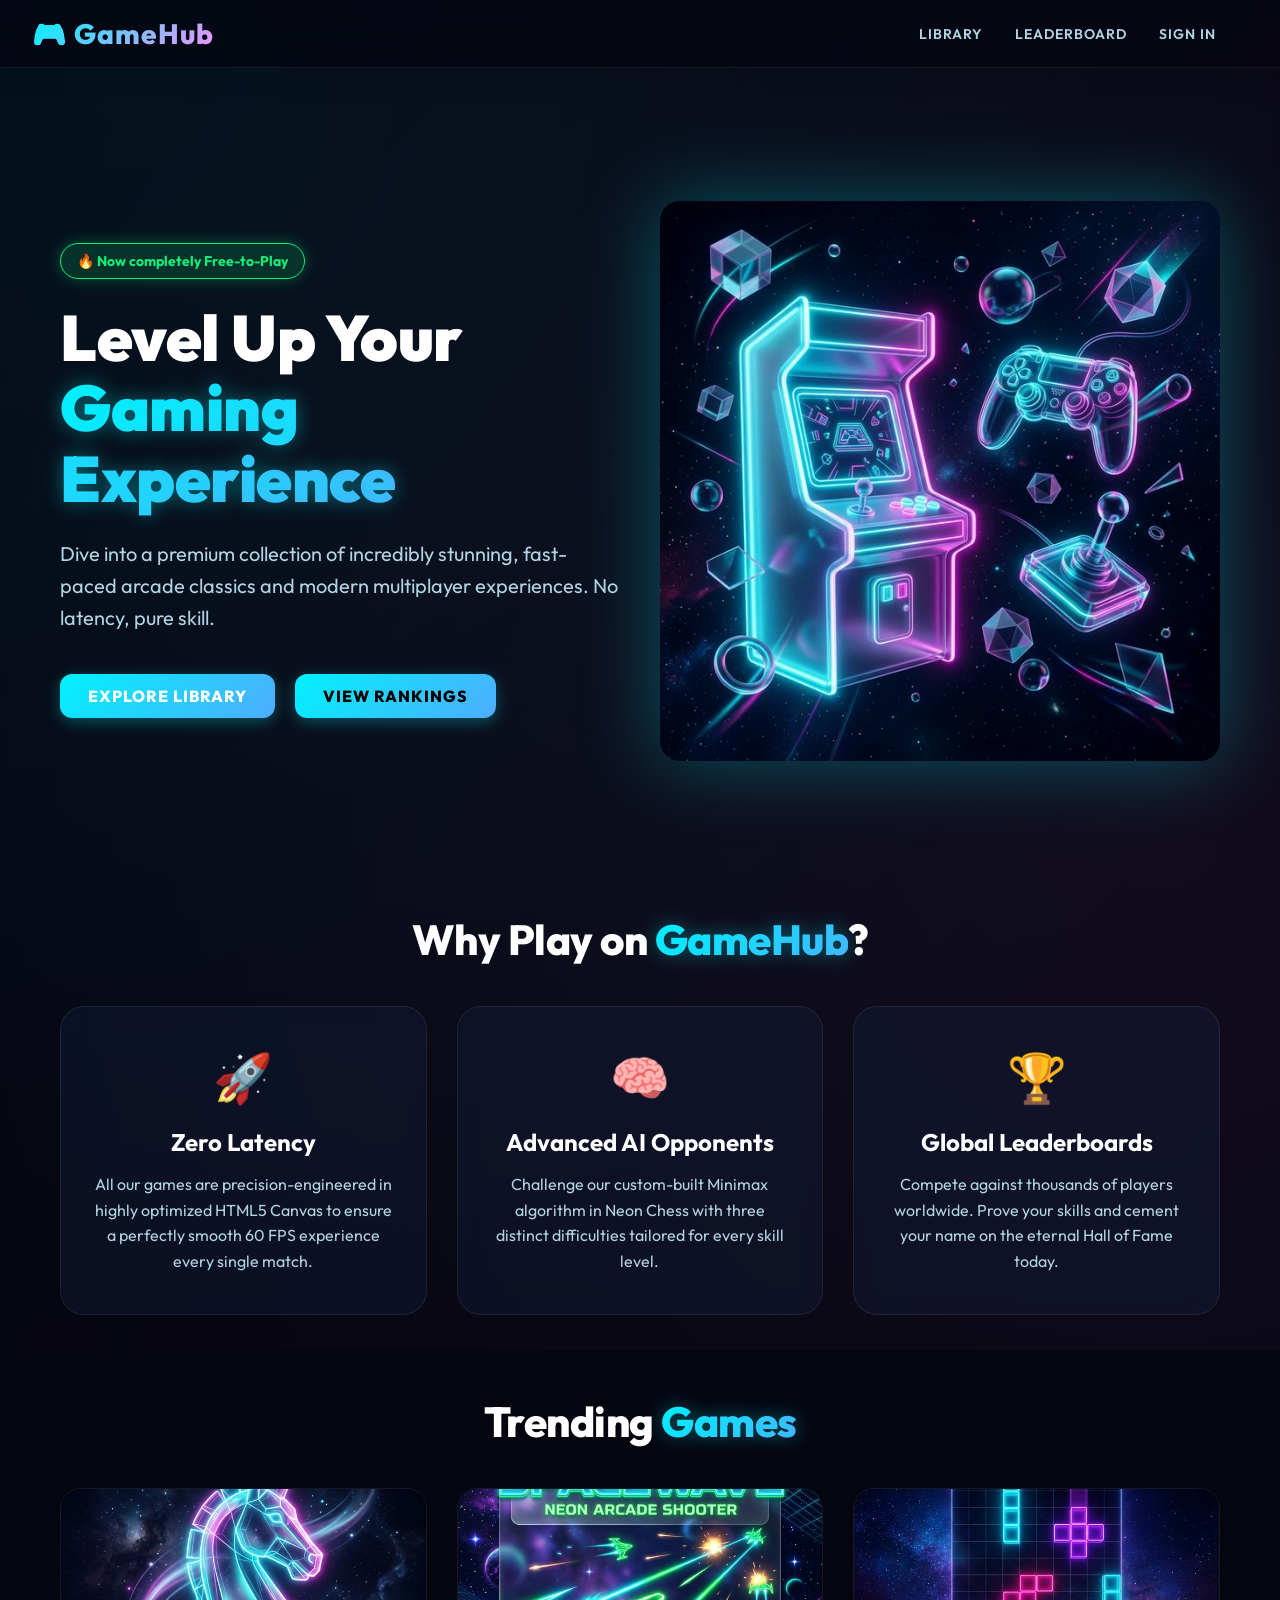
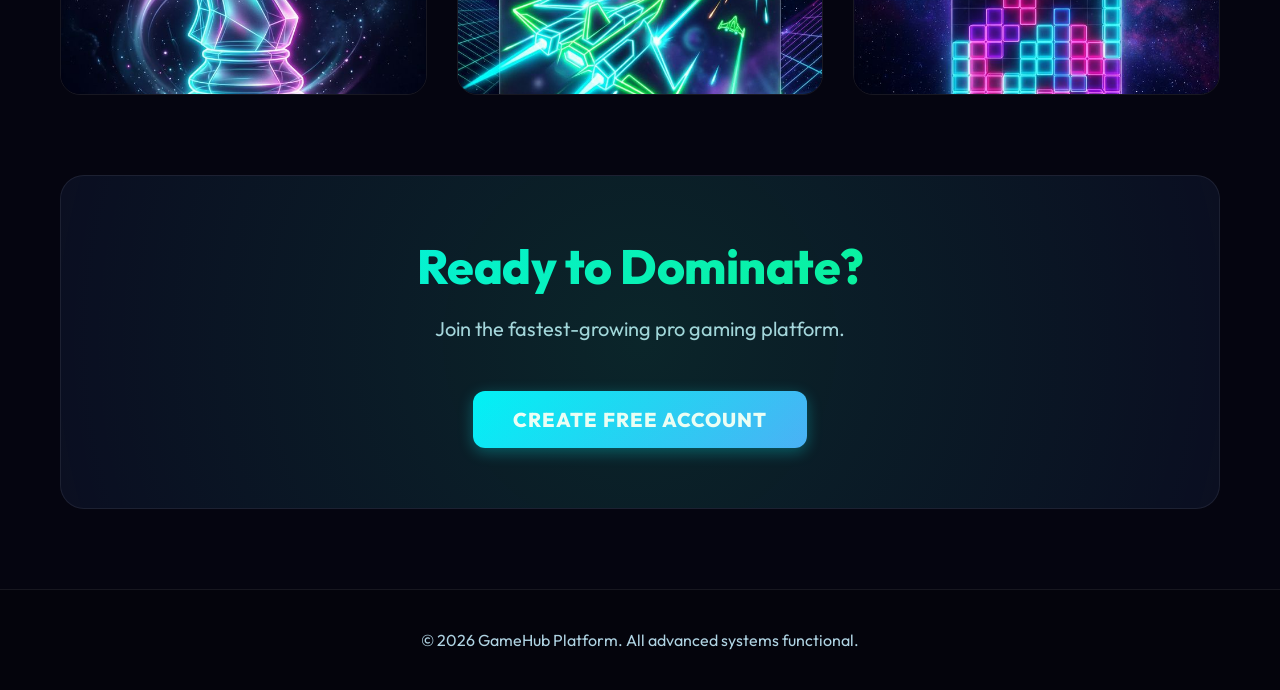
<file: index.html>
<!DOCTYPE html>
<html lang="en">
<head>
    <meta charset="utf-8">
    <meta name="viewport" content="width=device-width,initial-scale=1">
    <title>GameHub — The Ultimate Pro Gaming Platform</title>
    
    <!-- SEO Meta Tags -->
    <meta name="description" content="Experience premium arcade gaming on GameHub. Play classic games like Snake, Tetris, Flappy, and modern hits like Neon Chess and Spacewave directly in your browser.">
    <meta name="keywords" content="gaming, arcade, neon chess, html5 games, spacewave, tetris, snake, free games, online arcade">
    <meta name="author" content="GameHub">
    
    <!-- Open Graph / Social Media -->
    <meta property="og:title" content="GameHub — Pro Gaming Platform">
    <meta property="og:description" content="Experience premium arcade gaming on GameHub. Play completely free, ad-free.">
    <meta property="og:image" content="images/hero.png">
    <meta property="og:type" content="website">
    
    <link rel="stylesheet" href="css/index.css">
    <link rel="stylesheet" href="css/global.css">
</head>
<body>
    <header>
        <a class="logo" href="index.html">🎮 GameHub</a>
        <nav>
            <a href="html/library.html">Library</a>
            <a href="html/leaderboard.html">Leaderboard</a>
            <a href="html/login.html" id="navLogin">Sign In</a>
            <div id="userSection"></div>
        </nav>
    </header>

    <main>
        <!-- Hero Section -->
        <section class="hero">
            <div class="hero-content fade-in-up">
                <span class="badge">🔥 Now completely Free-to-Play</span>
                <h1 class="hero-title">Level Up Your <br><span class="glowing-text">Gaming Experience</span></h1>
                <p class="hero-subtitle">Dive into a premium collection of incredibly stunning, fast-paced arcade classics and modern multiplayer experiences. No latency, pure skill.</p>
                <div class="cta-section">
                    <a href="html/library.html" class="btn primary-btn">Explore Library</a>
                    <a href="html/leaderboard.html" class="btn secondary-btn">View Rankings</a>
                </div>
            </div>
            <div class="hero-graphic fade-in-up" style="animation-delay: 0.2s;">
                <img src="images/hero.png" alt="Pro Gaming Arcade System Floating in Dark Space">
            </div>
        </section>

        <!-- Features Section -->
        <section class="features">
            <h2 class="section-title fade-in-up">Why Play on <span class="glowing-text">GameHub</span>?</h2>
            <div class="features-grid">
                <div class="feature-card fade-in-up" style="animation-delay: 0.1s;">
                    <div class="feature-icon">🚀</div>
                    <h3>Zero Latency</h3>
                    <p>All our games are precision-engineered in highly optimized HTML5 Canvas to ensure a perfectly smooth 60 FPS experience every single match.</p>
                </div>
                <div class="feature-card fade-in-up" style="animation-delay: 0.2s;">
                    <div class="feature-icon">🧠</div>
                    <h3>Advanced AI Opponents</h3>
                    <p>Challenge our custom-built Minimax algorithm in Neon Chess with three distinct difficulties tailored for every skill level.</p>
                </div>
                <div class="feature-card fade-in-up" style="animation-delay: 0.3s;">
                    <div class="feature-icon">🏆</div>
                    <h3>Global Leaderboards</h3>
                    <p>Compete against thousands of players worldwide. Prove your skills and cement your name on the eternal Hall of Fame today.</p>
                </div>
            </div>
        </section>

        <!-- Showcase Section -->
        <section class="showcase">
            <h2 class="section-title fade-in-up">Trending <span class="glowing-text">Games</span></h2>
            <div class="showcase-grid">
                <a href="html/chess.html" class="showcase-card fade-in-up" style="animation-delay: 0.1s;">
                    <img src="images/chess.png" alt="Neon Chess Gameplay Graphic">
                    <div class="showcase-overlay">
                        <h3>Neon Chess</h3>
                        <span>Play Now ➔</span>
                    </div>
                </a>
                <a href="html/spacewave.html" class="showcase-card fade-in-up" style="animation-delay: 0.2s;">
                    <img src="images/spacewave.png" alt="Spacewave Retro Space Shooter Graphic">
                    <div class="showcase-overlay">
                        <h3>Spacewave</h3>
                        <span>Play Now ➔</span>
                    </div>
                </a>
                <a href="html/tetris.html" class="showcase-card fade-in-up" style="animation-delay: 0.3s;">
                    <img src="images/tetris.png" alt="Neon Tetris Grid Cover Graphic">
                    <div class="showcase-overlay">
                        <h3>Neon Tetris</h3>
                        <span>Play Now ➔</span>
                    </div>
                </a>
            </div>
        </section>

        <!-- Final CTA -->
        <section class="cta-banner fade-in-up">
            <h2>Ready to Dominate?</h2>
            <p>Join the fastest-growing pro gaming platform.</p>
            <a href="html/register.html" class="btn primary-btn large-btn">Create Free Account</a>
        </section>
    </main>

    <footer>
        <div class="footer-content">
            <p>&copy; 2026 GameHub Platform. All advanced systems functional.</p>
        </div>
    </footer>

    <script>
        document.addEventListener('DOMContentLoaded', () => {
            const currentUser = JSON.parse(localStorage.getItem('currentUser') || 'null');
            if (currentUser) {
                const navLogin = document.getElementById('navLogin');
                if (navLogin) navLogin.style.display = 'none';
                const us = document.getElementById('userSection');
                if (us) {
                    us.innerHTML = `<span>Welcome, <b style="color:var(--neon-cyan)">${currentUser.username}</b></span> 
                                    <button class="btn" style="padding:6px 12px; font-size:12px; margin-left:14px; background:rgba(255,107,107,0.1); border-color:#ff6b6b; color:#ff6b6b;" onclick="logout()">Log Out</button>`;
                }
            }
        });
        function logout(){ localStorage.removeItem('currentUser'); window.location.reload(); }
    </script>
    <script src="js/global.js"></script>
</body>
</html>
</file>
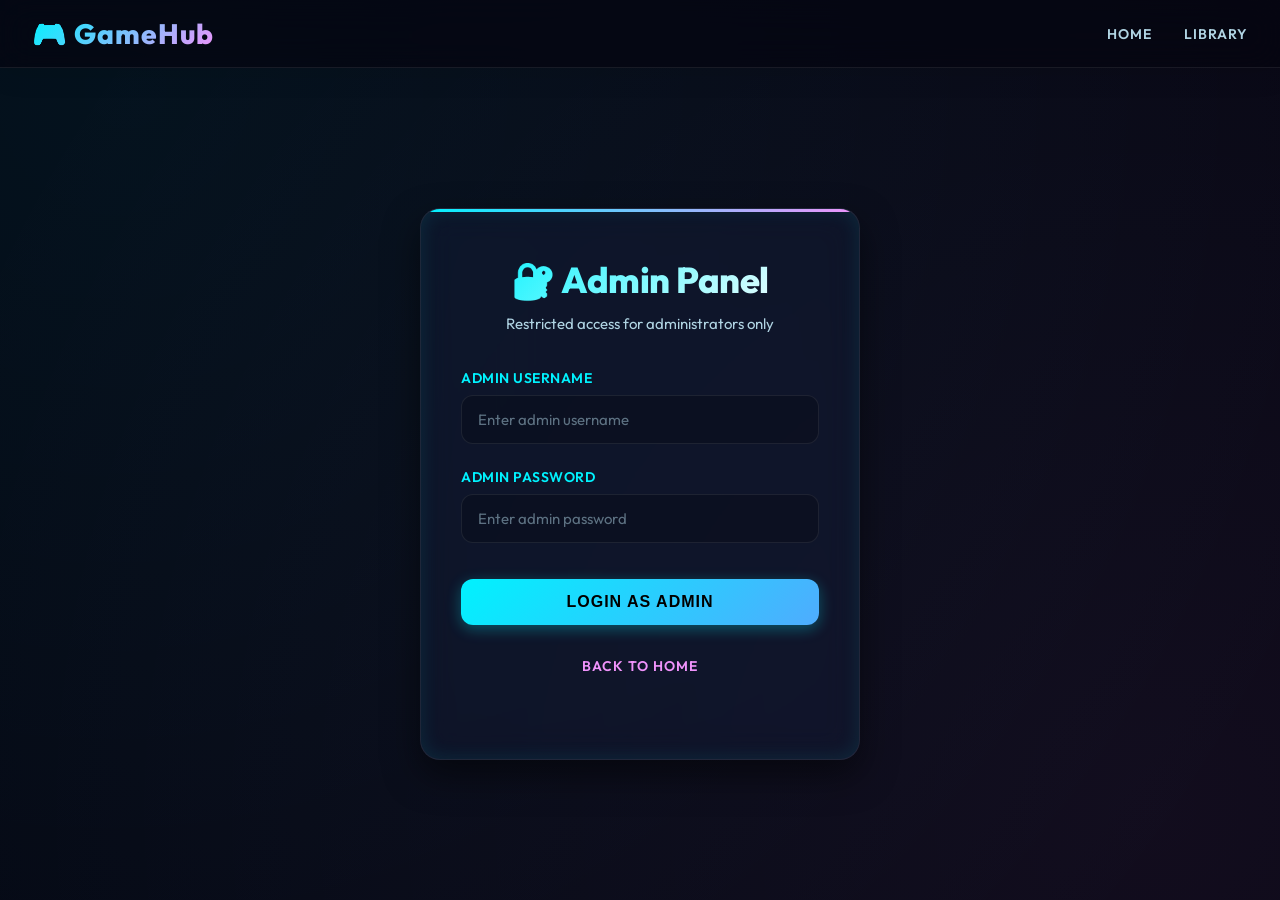
<file: html/admin-login.html>
<!DOCTYPE html>
<html lang="en">
<head>
    <meta charset="utf-8">
    <meta name="viewport" content="width=device-width,initial-scale=1">
    <title>Admin Login — GameHub</title>
    <link rel="stylesheet" href="../css/auth.css">
    <link rel="stylesheet" href="../css/global.css">
</head>
<body>
    <header>
        <a class="logo" href="../index.html">🎮 GameHub</a>
        <nav>
            <a href="../index.html">Home</a>
            <a href="library.html">Library</a>
        </nav>
    </header>

    <div class="auth-container">
        <div class="auth-box">
            <h1>🔐 Admin Panel</h1>
            <p>Restricted access for administrators only</p>
            <form id="adminLoginForm">
                <div class="form-group">
                    <label for="username">Admin Username</label>
                    <input type="text" id="username" placeholder="Enter admin username" required>
                </div>
                <div class="form-group">
                    <label for="password">Admin Password</label>
                    <input type="password" id="password" placeholder="Enter admin password" required>
                </div>
                <button type="submit" class="btn">Login as Admin</button>
            </form>
            <p class="auth-link"><a href="../index.html">Back to Home</a></p>
        </div>
    </div>

    <script>
        document.getElementById('adminLoginForm').addEventListener('submit', (e)=>{
            e.preventDefault();
            const username = document.getElementById('username').value.trim();
            const password = document.getElementById('password').value;
            
            // Check hardcoded admin credentials (you can change these)
            if(username === 'admin' && password === 'admin123'){
                localStorage.setItem('currentUser', JSON.stringify({
                    username: 'admin',
                    email: 'admin@gamehub.local',
                    isAdmin: true
                }));
                alert('Welcome, Admin!');
                window.location.href = 'leaderboard.html';
            }else{
                alert('Invalid admin credentials');
            }
        });
    </script>
    <script src="../js/global.js"></script>
</body>
</html>
</file>
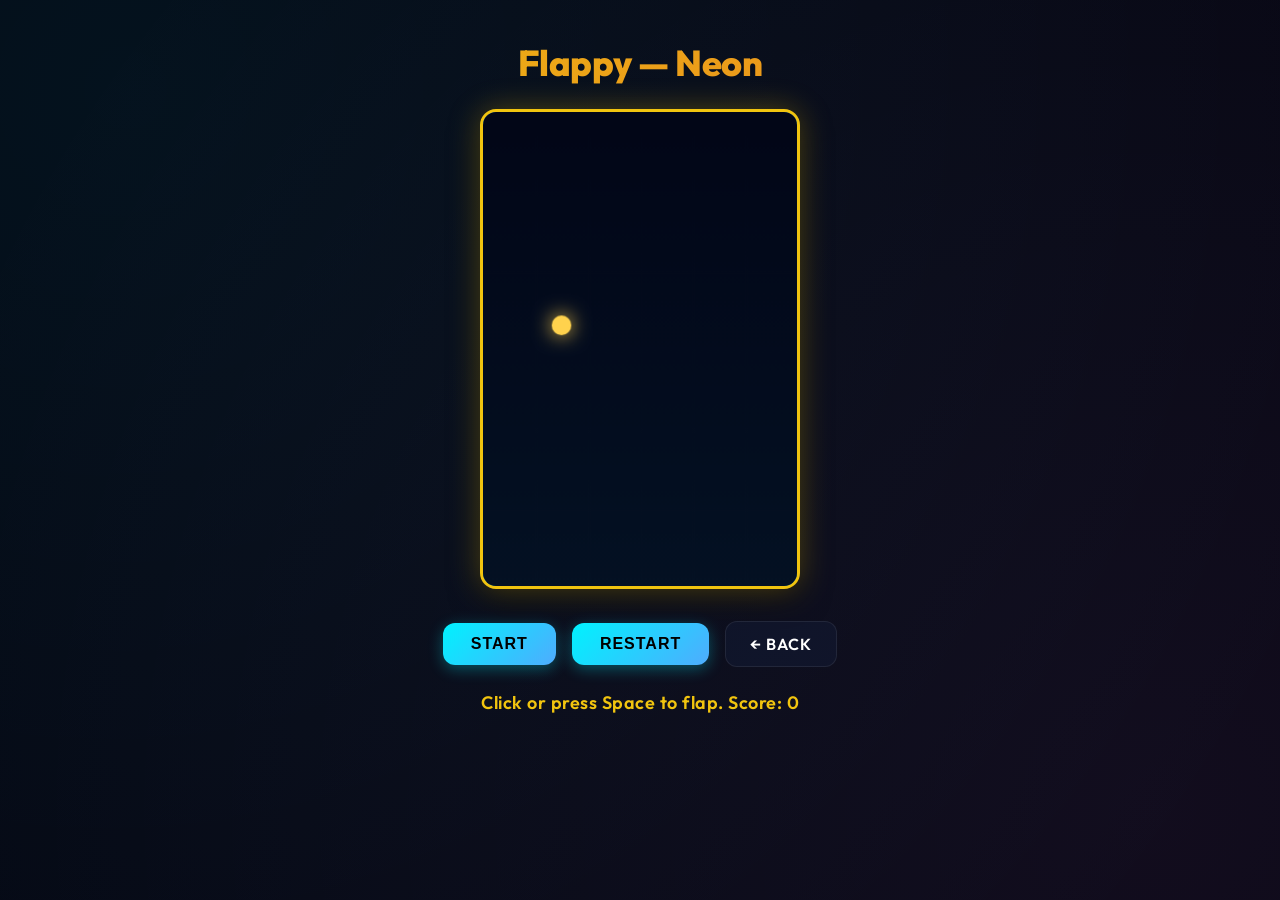
<file: html/flappy.html>
<!DOCTYPE html>
<html lang="en">
<head>
  <meta charset="utf-8">
  <meta name="viewport" content="width=device-width,initial-scale=1">
  <title>Flappy Bird — GameHub</title>
  <link rel="stylesheet" href="../css/flappy.css">
    <link rel="stylesheet" href="../css/global.css">
</head>
<body>
  <h1>Flappy — Neon</h1>
  <canvas id="game" width="320" height="480"></canvas>
  <div class="controls">
    <button id="start" class="btn">Start</button>
    <button id="restart" class="btn">Restart</button>
    <a class="home" href="../index.html">← Back</a>
  </div>
  <div class="info">Click or press Space to flap. Score: <span id="score">0</span></div>

<script>
// Neon 2D Flappy
const canvas = document.getElementById('game'); const ctx = canvas.getContext('2d');
const W = canvas.width, H = canvas.height;
let bird = {x:W*0.25, y:H*0.45, r:10, vy:0}; const gravity = 0.18; const jump = -3.5; let alive=false; let score=0; document.getElementById('score').textContent=0;
const pipes = []; let frame=0; const pipeGap = 120; const pipeW = 48; const speed = 1.2;

function spawnPipe(){ const gapCenter = 80 + Math.random()*(H - 240); pipes.push({x: W + 20, top: gapCenter - pipeGap/2, passed:false}); }

let isGameOverState = false;
function reset(){ isGameOverState = false; pipes.length = 0; bird.y = H*0.45; bird.vy = 0; score = 0; frame = 0; alive = false; document.getElementById('score').textContent = score; draw(); }

function step(){ if(!alive) return; frame++; bird.vy += gravity; bird.y += bird.vy; if(frame % 110 === 0) spawnPipe();
  for(const p of pipes){ p.x -= speed; }
  // remove off-screen
  while(pipes.length && pipes[0].x + pipeW < -50){ pipes.shift(); }
  // collisions & score
  for(const p of pipes){ if(!p.passed && p.x + pipeW < bird.x){ p.passed = true; score += 10; document.getElementById('score').textContent = score; gameAudio.scoreCoin(); }
    // top pipe rect: (p.x, 0) to (p.x+pipeW, p.top)
    // bottom pipe rect: (p.x, p.top+pipeGap) to (p.x+pipeW, H)
    if(bird.x + bird.r > p.x && bird.x - bird.r < p.x + pipeW){ if(bird.y - bird.r < p.top || bird.y + bird.r > p.top + pipeGap){ die(); return; } }
  }
  if(bird.y + bird.r > H || bird.y - bird.r < 0){ die(); return; }
}

function draw(){ // background
  const g = ctx.createLinearGradient(0,0,0,H); g.addColorStop(0,'#020617'); g.addColorStop(1,'#041123'); ctx.fillStyle = g; ctx.fillRect(0,0,W,H);
  // pipes neon
  for(const p of pipes){ ctx.save(); ctx.fillStyle = '#0ef07a'; ctx.shadowBlur = 20; ctx.shadowColor = '#0ef07a'; ctx.fillRect(p.x, 0, pipeW, p.top); ctx.fillRect(p.x, p.top + pipeGap, pipeW, H - (p.top + pipeGap)); ctx.restore(); }
  // bird
  ctx.save(); ctx.fillStyle = '#ffd24d'; ctx.shadowBlur = 20; ctx.shadowColor = '#ffd24d'; ctx.beginPath(); ctx.arc(bird.x, bird.y, bird.r, 0, Math.PI*2); ctx.fill(); ctx.restore();
}

function drawLoop(){ draw(); }

function start(){ if(alive) return; alive = true; loop(); }
function loop(){ if(alive){ step(); draw(); requestAnimationFrame(loop); } }
function die(){ 
  alive=false; 
  gameAudio.gameOver();
  setTimeout(() => {
    if(score > 0) {
      const currentUser = JSON.parse(localStorage.getItem('currentUser') || 'null'); 
      const name = currentUser ? currentUser.username : 'Guest'; 
      try{ const raw = localStorage.getItem('leaderboard')||'[]'; const arr = JSON.parse(raw); arr.push({ name, game: 'Neon Flappy', score, date: new Date().toISOString() }); localStorage.setItem('leaderboard', JSON.stringify(arr)); }catch(e){console.error(e);} 
    }
    showPlayAgain(); 
  }, 50);
}

function showPlayAgain() {
  isGameOverState = true;
  ctx.fillStyle = 'rgba(0,0,0,0.7)';
  ctx.fillRect(0,0,W,H);
  ctx.fillStyle = '#ffd24d';
  ctx.font = 'bold 30px Outfit, sans-serif';
  ctx.textAlign = 'center';
  ctx.shadowBlur = 10;
  ctx.shadowColor = '#ffd24d';
  ctx.fillText('GAME OVER', W/2, H/2 - 10);
  ctx.fillStyle = '#0ef07a';
  ctx.font = '20px Outfit, sans-serif';
  ctx.shadowBlur = 0;
  ctx.fillText('Press SPACE to Play Again', W/2, H/2 + 25);
}

function flap(){ bird.vy = jump; gameAudio.jump(); }

window.addEventListener('keydown', e=>{ 
  if(e.code === 'Space' || e.code === 'KeyW' || e.key === 'ArrowUp'){ 
    e.preventDefault(); 
    if(isGameOverState){ reset(); start(); return; }
    if(!alive && !isGameOverState) start(); 
    flap(); 
  } 
});
canvas.addEventListener('click', (e)=>{ 
  e.preventDefault();
  if(isGameOverState){ reset(); start(); return; }
  if(!alive && !isGameOverState) start(); 
  flap(); 
});
canvas.addEventListener('touchstart', (e)=>{ 
  e.preventDefault();
  if(isGameOverState){ reset(); start(); return; }
  if(!alive && !isGameOverState) start(); 
  flap(); 
}, {passive: false});
document.getElementById('start').addEventListener('click', ()=>start());
document.getElementById('restart').addEventListener('click', ()=>{ reset(); start(); });
reset();
</script>
    <script src="../js/audio.js"></script>
    <script src="../js/global.js"></script>
</body>
</html>
</file>
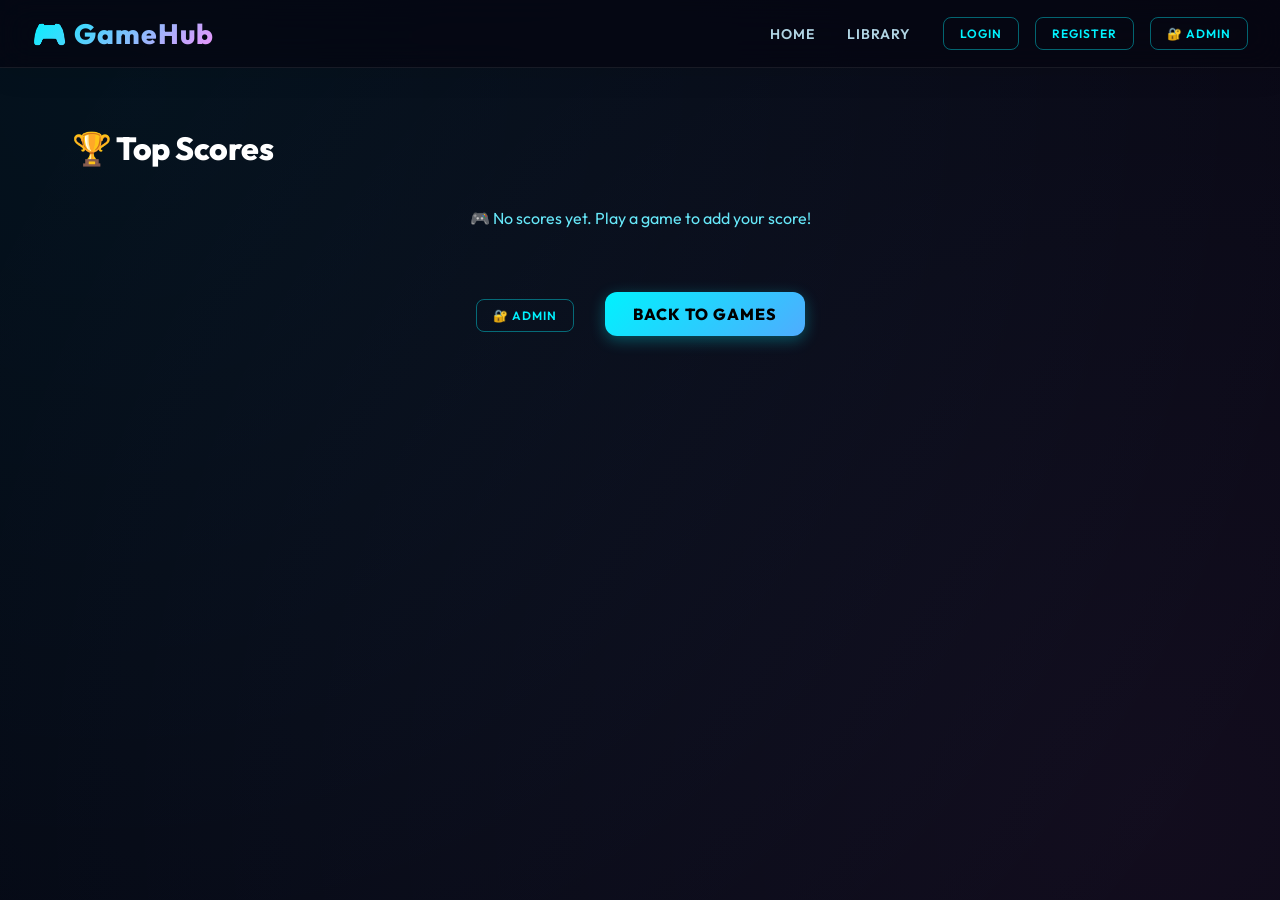
<file: html/leaderboard.html>
<!DOCTYPE html>
<html lang="en">
<head>
  <meta charset="utf-8">
  <meta name="viewport" content="width=device-width,initial-scale=1">
  <title>Leaderboard — GameHub</title>
  <link rel="stylesheet" href="../css/leaderboard.css">
  <script>
    window.addEventListener('DOMContentLoaded', ()=>{
      const currentUser = JSON.parse(localStorage.getItem('currentUser') || 'null');
      const userSection = document.getElementById('userSection');
      if(currentUser){
        const adminBadge = currentUser.isAdmin ? ' 🔐 (Admin)' : '';
        userSection.innerHTML = `<span>Welcome, <strong>${currentUser.username}</strong>${adminBadge}!</span> <button id="logoutBtn" class="btn-logout">Logout</button>`;
        document.getElementById('logoutBtn').addEventListener('click', ()=>{
          localStorage.removeItem('currentUser');
          alert('Logged out!');
          window.location.reload();
        });
      }else{
        userSection.innerHTML = '<a href="login.html" class="auth-link">Login</a> <a href="register.html" class="auth-link">Register</a> <a href="admin-login.html" class="auth-link">🔐 Admin</a>';
      }
    });
  </script>
    <link rel="stylesheet" href="../css/global.css">
</head>
<body>
  <header>
    <a class="logo" href="../index.html">🎮 GameHub</a>
    <nav>
      <a href="../index.html">Home</a>
      <a href="library.html">Library</a>
      <div id="userSection"></div>
    </nav>
  </header>

  <div class="container">
    <h1>🏆 Top Scores</h1>
    <div id="board"></div>
    <div style="margin-top:24px;text-align:center;">
      <div id="adminSection"></div>
      <a class="btn" href="library.html" style="margin-left:12px;">Back to Games</a>
    </div>
  </div>

  <script>
    function loadBoard(){
      const raw = localStorage.getItem('leaderboard') || '[]';
      let list = JSON.parse(raw);
      // sort desc
      list.sort((a,b)=> b.score - a.score);
      const container = document.getElementById('board');
      if(list.length===0){ container.innerHTML = '<p style="text-align:center;padding:40px;color:#67e8f9;">🎮 No scores yet. Play a game to add your score!</p>'; return; }
      let html = '<table class="board"><thead><tr><th>Rank</th><th>Player</th><th>Game</th><th>Points / Outcome</th><th>Date</th></tr></thead><tbody>';
      for(let i=0;i<list.length;i++){
        const r = list[i]; 
        let displayVal = '';
        if (r.game === 'Neon Chess' || r.game === 'Chess') {
            displayVal = r.outcome || (r.score > 0 ? 'Win' : 'Loss');
        } else {
            let rawScore = r.score || 0;
            displayVal = rawScore + ' pts';
        }
        
        html += `<tr><td class="rank">#${i+1}</td><td>${r.name}</td><td class="game">${r.game}</td><td class="score" style="color:var(--neon-green);">${displayVal}</td><td>${new Date(r.date).toLocaleString()}</td></tr>`;
      }
      html += '</tbody></table>';
      container.innerHTML = html;
    }

    window.addEventListener('DOMContentLoaded', ()=>{
      const currentUser = JSON.parse(localStorage.getItem('currentUser') || 'null');
      const adminSection = document.getElementById('adminSection');
      
      if(currentUser && currentUser.isAdmin){
        // Show admin clear button (re-check admin status on click)
        adminSection.innerHTML = '<button id="clear" class="btn">🔒 Clear All Scores (Admin)</button>';
        document.getElementById('clear').addEventListener('click', ()=>{
          const freshUser = JSON.parse(localStorage.getItem('currentUser') || 'null');
          if(!freshUser || !freshUser.isAdmin){ alert('Unauthorized — admin only'); return; }
          if(!confirm('⚠️ Are you sure? This will delete ALL leaderboard scores!')) return;
          localStorage.removeItem('leaderboard');
          alert('✓ Leaderboard cleared');
          loadBoard();
        });
      }else{
        // Show admin login link
        adminSection.innerHTML = '<a href="admin-login.html" class="auth-link">🔐 Admin</a>';
      }
    });

    loadBoard();
  </script>
    <script src="../js/global.js"></script>
</body>
</html>
</file>
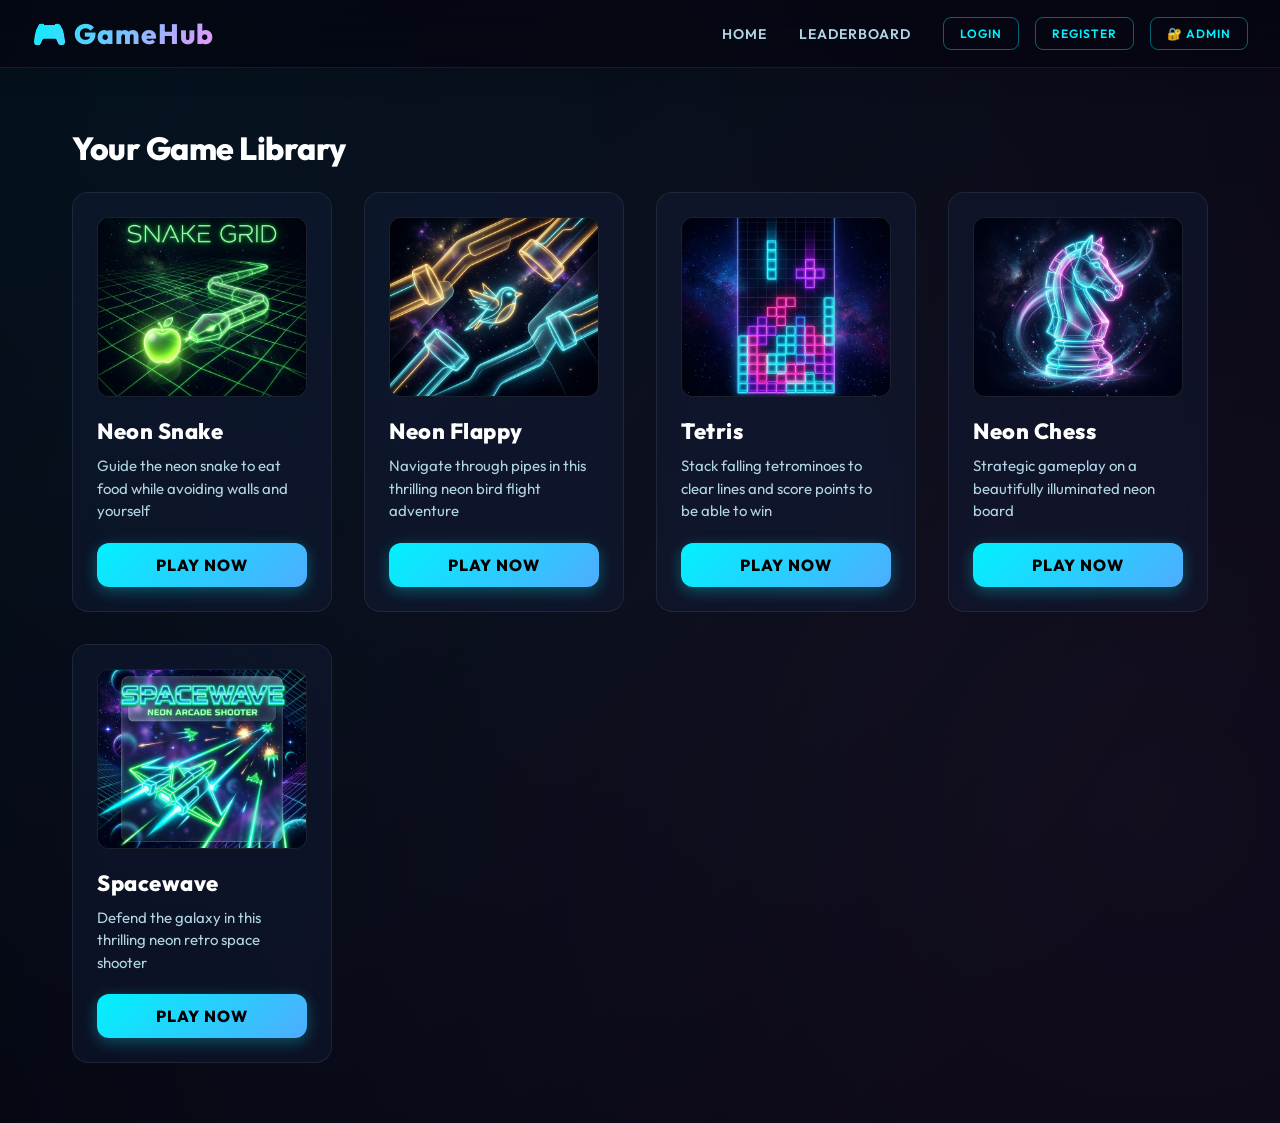
<file: html/library.html>
<!DOCTYPE html>
<html lang="en">
<head>
    <meta charset="utf-8">
    <meta name="viewport" content="width=device-width,initial-scale=1">
    <title>Library — GameHub</title>
    <link rel="stylesheet" href="../css/library.css">
    <script>
        window.addEventListener('DOMContentLoaded', ()=>{
            const currentUser = JSON.parse(localStorage.getItem('currentUser') || 'null');
            const userSection = document.getElementById('userSection');
            if(currentUser){
                const adminBadge = currentUser.isAdmin ? ' 🔐 (Admin)' : '';
                userSection.innerHTML = `<span>Welcome, <strong>${currentUser.username}</strong>${adminBadge}!</span> <button id="logoutBtn" class="btn-logout">Logout</button>`;
                document.getElementById('logoutBtn').addEventListener('click', ()=>{
                    localStorage.removeItem('currentUser');
                    alert('Logged out!');
                    window.location.reload();
                });
            }else{
                userSection.innerHTML = '<a href="login.html" class="auth-link">Login</a> <a href="register.html" class="auth-link">Register</a> <a href="admin-login.html" class="auth-link">🔐 Admin</a>';
            }
        });
    </script>
    <link rel="stylesheet" href="../css/global.css">
</head>
<body>
    <header>
        <a class="logo" href="../index.html">🎮 GameHub</a>
        <nav>
            <a href="../index.html">Home</a>
            <a href="leaderboard.html">Leaderboard</a>
            <div id="userSection"></div>
        </nav>
    </header>

    <div class="container">
        <h1>Your Game Library</h1>
        <div class="games-grid">
            <div class="game-card">
                <div class="game-image"><img src="../images/snake.png" alt="Neon Snake preview"></div>
                <div class="game-info">
                    <div class="game-title">Neon Snake</div>
                    <div class="game-desc">Guide the neon snake to eat food while avoiding walls and yourself</div>
                    <a class="btn" href="snake.html">Play Now</a>
                </div>
            </div>

            <div class="game-card">
                <div class="game-image"><img src="../images/flappy.png" alt="Neon Flappy preview"></div>
                <div class="game-info">
                    <div class="game-title">Neon Flappy</div>
                    <div class="game-desc">Navigate through pipes in this thrilling neon bird flight adventure</div>
                    <a class="btn" href="flappy.html">Play Now</a>
                </div>
            </div>

            <div class="game-card">
                <div class="game-image"><img src="../images/tetris.png" alt="Tetris preview"></div>
                <div class="game-info">
                    <div class="game-title">Tetris</div>
                    <div class="game-desc">Stack falling tetrominoes to clear lines and score points to be able to win</div>
                    <a class="btn" href="tetris.html">Play Now</a>
                </div>
            </div>

            <div class="game-card">
                <div class="game-image"><img src="../images/chess.png" alt="Neon Chess preview"></div>
                <div class="game-info">
                    <div class="game-title">Neon Chess</div>
                    <div class="game-desc">Strategic gameplay on a beautifully illuminated neon board</div>
                    <a class="btn" href="chess.html">Play Now</a>
                </div>
            </div>

            <div class="game-card">
                <div class="game-image"><img src="../images/spacewave.png" alt="Spacewave preview"></div>
                <div class="game-info">
                    <div class="game-title">Spacewave</div>
                    <div class="game-desc">Defend the galaxy in this thrilling neon retro space shooter</div>
                    <a class="btn" href="spacewave.html">Play Now</a>
                </div>
            </div>
        </div>
    </div>
    <script src="../js/global.js"></script>
</body>
</html>
</file>
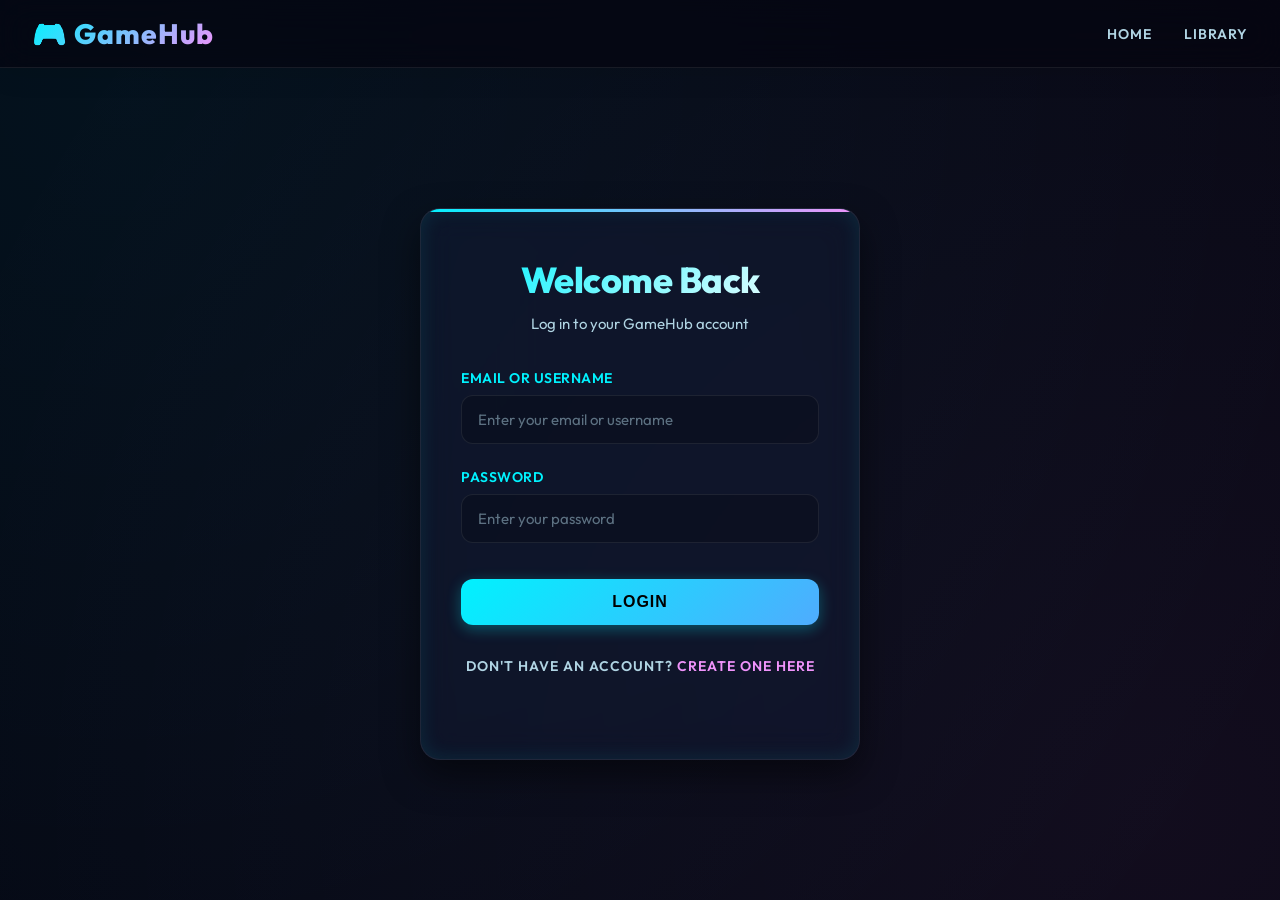
<file: html/login.html>
<!DOCTYPE html>
<html lang="en">
<head>
    <meta charset="utf-8">
    <meta name="viewport" content="width=device-width,initial-scale=1">
    <title>Login — GameHub</title>
    <link rel="stylesheet" href="../css/auth.css">
    <link rel="stylesheet" href="../css/global.css">
</head>
<body>
    <header>
        <a class="logo" href="../index.html">🎮 GameHub</a>
        <nav>
            <a href="../index.html">Home</a>
            <a href="library.html">Library</a>
        </nav>
    </header>

    <div class="auth-container">
        <div class="auth-box">
            <h1>Welcome Back</h1>
            <p>Log in to your GameHub account</p>
            <form id="loginForm">
                <div class="form-group">
                    <label for="email">Email or Username</label>
                    <input type="text" id="email" placeholder="Enter your email or username" required>
                </div>
                <div class="form-group">
                    <label for="password">Password</label>
                    <input type="password" id="password" placeholder="Enter your password" required>
                </div>
                <button type="submit" class="btn">Login</button>
            </form>
            <p class="auth-link">Don't have an account? <a href="register.html">Create one here</a></p>
        </div>
    </div>

    <script>
        document.getElementById('loginForm').addEventListener('submit', (e)=>{
            e.preventDefault();
            const email = document.getElementById('email').value.trim();
            const password = document.getElementById('password').value;
            
            const users = JSON.parse(localStorage.getItem('gameHubUsers') || '[]');
            const user = users.find(u => (u.email === email || u.username === email) && u.password === password);
            
            if(user){
                localStorage.setItem('currentUser', JSON.stringify({username: user.username, email: user.email}));
                alert(`Welcome back, ${user.username}!`);
                window.location.href = '../index.html';
            }else{
                alert('Invalid email/username or password');
            }
        });
    </script>
    <script src="../js/global.js"></script>
</body>
</html>
</file>
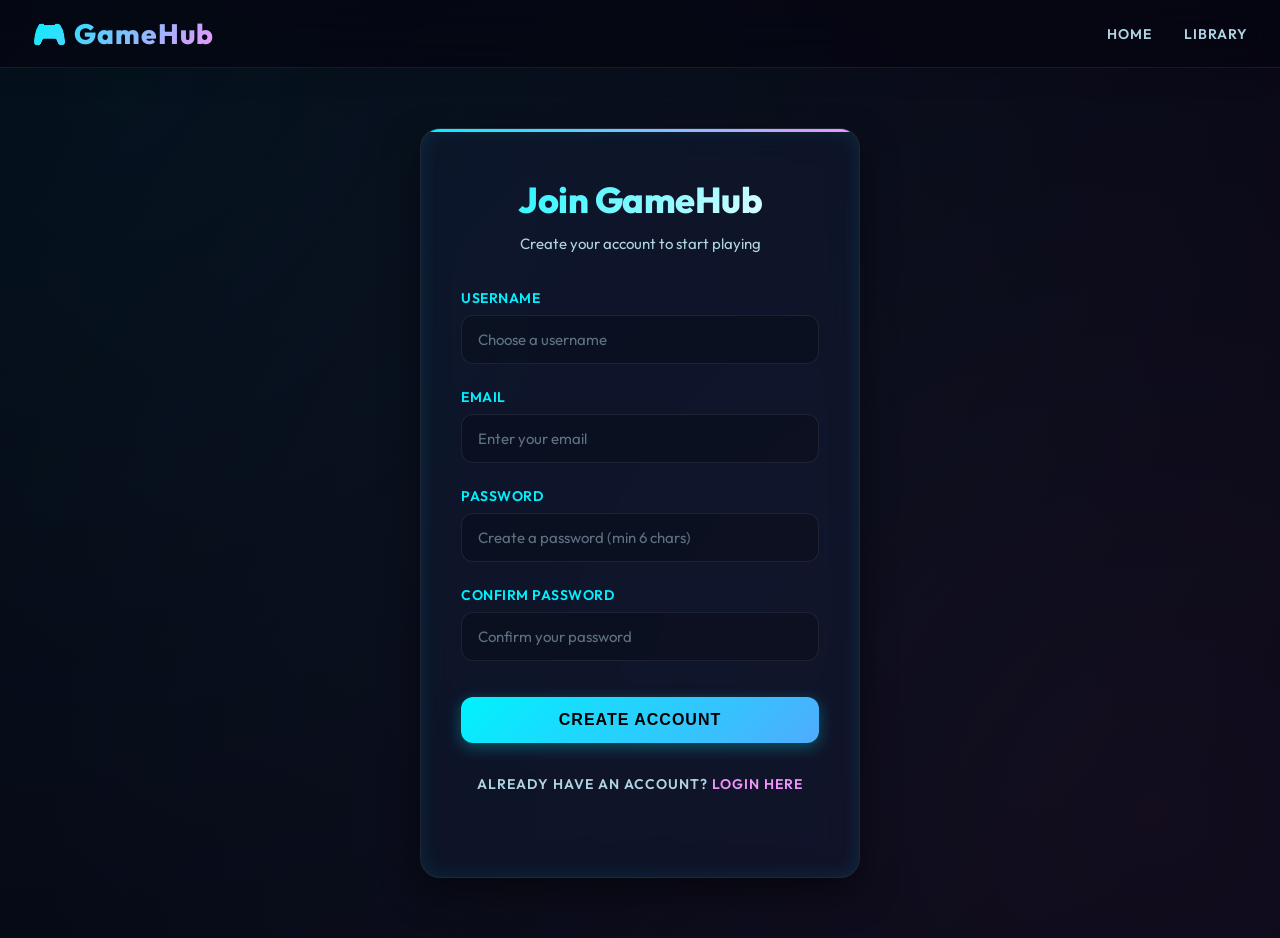
<file: html/register.html>
<!DOCTYPE html>
<html lang="en">
<head>
    <meta charset="utf-8">
    <meta name="viewport" content="width=device-width,initial-scale=1">
    <title>Register — GameHub</title>
    <link rel="stylesheet" href="../css/auth.css">
    <link rel="stylesheet" href="../css/global.css">
</head>
<body>
    <header>
        <a class="logo" href="../index.html">🎮 GameHub</a>
        <nav>
            <a href="../index.html">Home</a>
            <a href="library.html">Library</a>
        </nav>
    </header>

    <div class="auth-container">
        <div class="auth-box">
            <h1>Join GameHub</h1>
            <p>Create your account to start playing</p>
            <form id="registerForm">
                <div class="form-group">
                    <label for="username">Username</label>
                    <input type="text" id="username" placeholder="Choose a username" required>
                </div>
                <div class="form-group">
                    <label for="email">Email</label>
                    <input type="email" id="email" placeholder="Enter your email" required>
                </div>
                <div class="form-group">
                    <label for="password">Password</label>
                    <input type="password" id="password" placeholder="Create a password (min 6 chars)" required minlength="6">
                </div>
                <div class="form-group">
                    <label for="confirmPassword">Confirm Password</label>
                    <input type="password" id="confirmPassword" placeholder="Confirm your password" required>
                </div>
                <button type="submit" class="btn">Create Account</button>
            </form>
            <p class="auth-link">Already have an account? <a href="login.html">Login here</a></p>
        </div>
    </div>

    <script>
        document.getElementById('registerForm').addEventListener('submit', (e)=>{
            e.preventDefault();
            const username = document.getElementById('username').value.trim();
            const email = document.getElementById('email').value.trim();
            const password = document.getElementById('password').value;
            const confirmPassword = document.getElementById('confirmPassword').value;
            
            if(password !== confirmPassword){
                alert('Passwords do not match');
                return;
            }
            
            const users = JSON.parse(localStorage.getItem('gameHubUsers') || '[]');
            
            if(users.find(u => u.username === username)){
                alert('Username already taken');
                return;
            }
            
            if(users.find(u => u.email === email)){
                alert('Email already registered');
                return;
            }
            
            users.push({username, email, password, createdAt: new Date().toISOString()});
            localStorage.setItem('gameHubUsers', JSON.stringify(users));
            localStorage.setItem('currentUser', JSON.stringify({username, email}));
            
            alert(`Account created! Welcome to GameHub, ${username}!`);
            window.location.href = '../index.html';
        });
    </script>
    <script src="../js/global.js"></script>
</body>
</html>
</file>
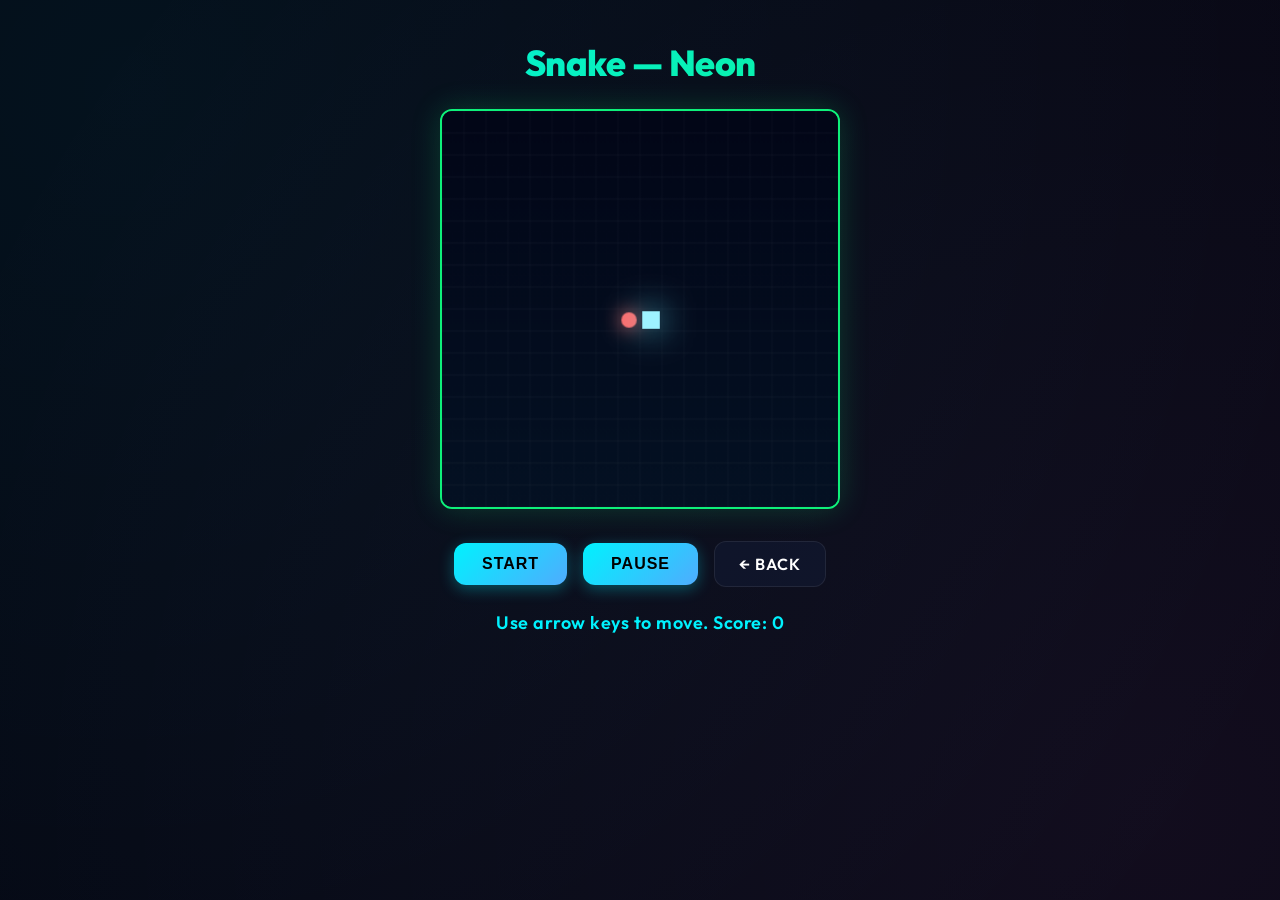
<file: html/snake.html>
<!DOCTYPE html>
<html lang="en">
<head>
    <meta charset="utf-8">
    <meta name="viewport" content="width=device-width,initial-scale=1">
    <title>Snake — GameHub</title>
    <link rel="stylesheet" href="../css/snake.css">
    <link rel="stylesheet" href="../css/global.css">
</head>
<body>
    <h1>Snake — Neon</h1>
    <canvas id="game" width="360" height="360"></canvas>
    <div class="controls">
        <button id="start" class="btn">Start</button>
        <button id="pause" class="btn">Pause</button>
        <a class="home" href="../index.html">← Back</a>
    </div>
    <div class="info">Use arrow keys to move. Score: <span id="score">0</span></div>

    <div class="mobile-controls centered">
        <div class="d-pad">
            <div class="btn-touch d-up" id="btn-up">▲</div>
            <div class="btn-touch d-left" id="btn-left">◀</div>
            <div class="btn-touch d-right" id="btn-right">▶</div>
            <div class="btn-touch d-down" id="btn-down">▼</div>
        </div>
    </div>

    <script>
    // Neon 2D Snake
    const canvas = document.getElementById('game');
    const ctx = canvas.getContext('2d');
    const W = canvas.width, H = canvas.height;
    const cell = 20; const cols = W / cell, rows = H / cell;
    let snake = [{x: Math.floor(cols/2), y: Math.floor(rows/2)}];
    let dir = {x:0,y:0}; let food = null; let score = 0; let running = false; let tick = 120; let timer = null;

    function placeFood(){ food = {x: Math.floor(Math.random()*cols), y: Math.floor(Math.random()*rows)}; for(const s of snake) if(s.x===food.x && s.y===food.y) return placeFood(); }

    function drawBackground(){ const g = ctx.createLinearGradient(0,0,0,H); g.addColorStop(0,'#020617'); g.addColorStop(1,'#041123'); ctx.fillStyle = g; ctx.fillRect(0,0,W,H);
      // faint grid
      ctx.strokeStyle = 'rgba(255,255,255,0.03)'; ctx.lineWidth = 1; for(let i=0;i<=cols;i++){ ctx.beginPath(); ctx.moveTo(i*cell,0); ctx.lineTo(i*cell,H); ctx.stroke(); } for(let j=0;j<=rows;j++){ ctx.beginPath(); ctx.moveTo(0,j*cell); ctx.lineTo(W,j*cell); ctx.stroke(); } }

    function draw(){ drawBackground();
      // food
      if(food){ ctx.save(); ctx.shadowBlur = 18; ctx.shadowColor = '#ff6b6b'; ctx.fillStyle = '#ff6b6b'; ctx.beginPath(); ctx.arc(food.x*cell + cell/2, food.y*cell + cell/2, cell*0.35,0,Math.PI*2); ctx.fill(); ctx.restore(); }
      // snake
      for(let i=0;i<snake.length;i++){ const s = snake[i]; ctx.save(); ctx.shadowBlur = i===0?30:16; ctx.shadowColor = i===0? '#67e8f9':'#00b4d8'; ctx.fillStyle = i===0? '#9ef2ff' : '#66e0ff'; ctx.fillRect(s.x*cell+2, s.y*cell+2, cell-4, cell-4); ctx.restore(); }
    }

    function step(){ if(!running) return; const head = {x: (snake[0].x + dir.x + cols) % cols, y: (snake[0].y + dir.y + rows) % rows};
      // collision
      for(const s of snake) if(s.x===head.x && s.y===head.y){ gameOver(); return; }
      snake.unshift(head);
      if(food && head.x===food.x && head.y===food.y){ score++; document.getElementById('score').textContent = score; placeFood(); gameAudio.eat(); }
      else snake.pop(); draw(); }

    let isGameOverState = false;
    function start(){ if(running) return; running=true; if(!food) placeFood(); timer = setInterval(step, tick); }
    function pause(){ if(!running) return; running=false; clearInterval(timer); }
    function reset(){ isGameOverState = false; snake = [{x: Math.floor(cols/2), y: Math.floor(rows/2)}]; dir={x:0,y:0}; score=0; document.getElementById('score').textContent = score; placeFood(); draw(); }
    function gameOver(){ pause();
      gameAudio.gameOver();
      setTimeout(() => {
        if(score > 0) {
          const currentUser = JSON.parse(localStorage.getItem('currentUser') || 'null');
          const name = currentUser ? currentUser.username : 'Guest';
          saveScore('Neon Snake', score, name);
        }
        showPlayAgain();
      }, 50);
    }
    
    function showPlayAgain() {
      isGameOverState = true;
      ctx.fillStyle = 'rgba(0,0,0,0.7)';
      ctx.fillRect(0,0,W,H);
      ctx.fillStyle = '#ff6b6b';
      ctx.font = 'bold 30px Outfit, sans-serif';
      ctx.textAlign = 'center';
      ctx.shadowBlur = 10;
      ctx.shadowColor = '#ff6b6b';
      ctx.fillText('GAME OVER', W/2, H/2 - 10);
      ctx.fillStyle = '#00f2fe';
      ctx.font = '20px Outfit, sans-serif';
      ctx.shadowBlur = 0;
      ctx.fillText('Press SPACE to Play Again', W/2, H/2 + 25);
    }

    function saveScore(game, score, name){
      try{
        const raw = localStorage.getItem('leaderboard') || '[]';
        const arr = JSON.parse(raw);
        arr.push({ name: name || 'Player', game, score, date: new Date().toISOString() });
        localStorage.setItem('leaderboard', JSON.stringify(arr));
      }catch(e){ console.error('saveScore error', e); }
    }

    window.addEventListener('keydown', (e)=>{ 
      if (e.code === 'Space' && isGameOverState) { reset(); start(); return; }
      const k = e.key; const cl = k.toLowerCase(); if((k==='ArrowUp' || cl==='w') && dir.y!==1) dir={x:0,y:-1}; if((k==='ArrowDown' || cl==='s') && dir.y!==-1) dir={x:0,y:1}; if((k==='ArrowLeft' || cl==='a') && dir.x!==1) dir={x:-1,y:0}; if((k==='ArrowRight' || cl==='d') && dir.x!==-1) dir={x:1,y:0}; 
    });
    document.getElementById('start').addEventListener('click', start);
    document.getElementById('pause').addEventListener('click', pause);

    // mobile controls
    function bindTouch(id, nx, ny) {
      const el = document.getElementById(id);
      if(!el) return;
      el.addEventListener('touchstart', (e) => {
        e.preventDefault();
        if(isGameOverState){ reset(); start(); return; }
        if(!running && !isGameOverState) start();
        if((nx !== 0 && dir.x !== -nx) || (ny !== 0 && dir.y !== -ny)) dir = {x: nx, y: ny};
      }, {passive: false});
    }
    bindTouch('btn-up', 0, -1);
    bindTouch('btn-down', 0, 1);
    bindTouch('btn-left', -1, 0);
    bindTouch('btn-right', 1, 0);

    // init
    reset();
    </script>
    <script src="../js/audio.js"></script>
    <script src="../js/global.js"></script>
</body>
</html>
</file>
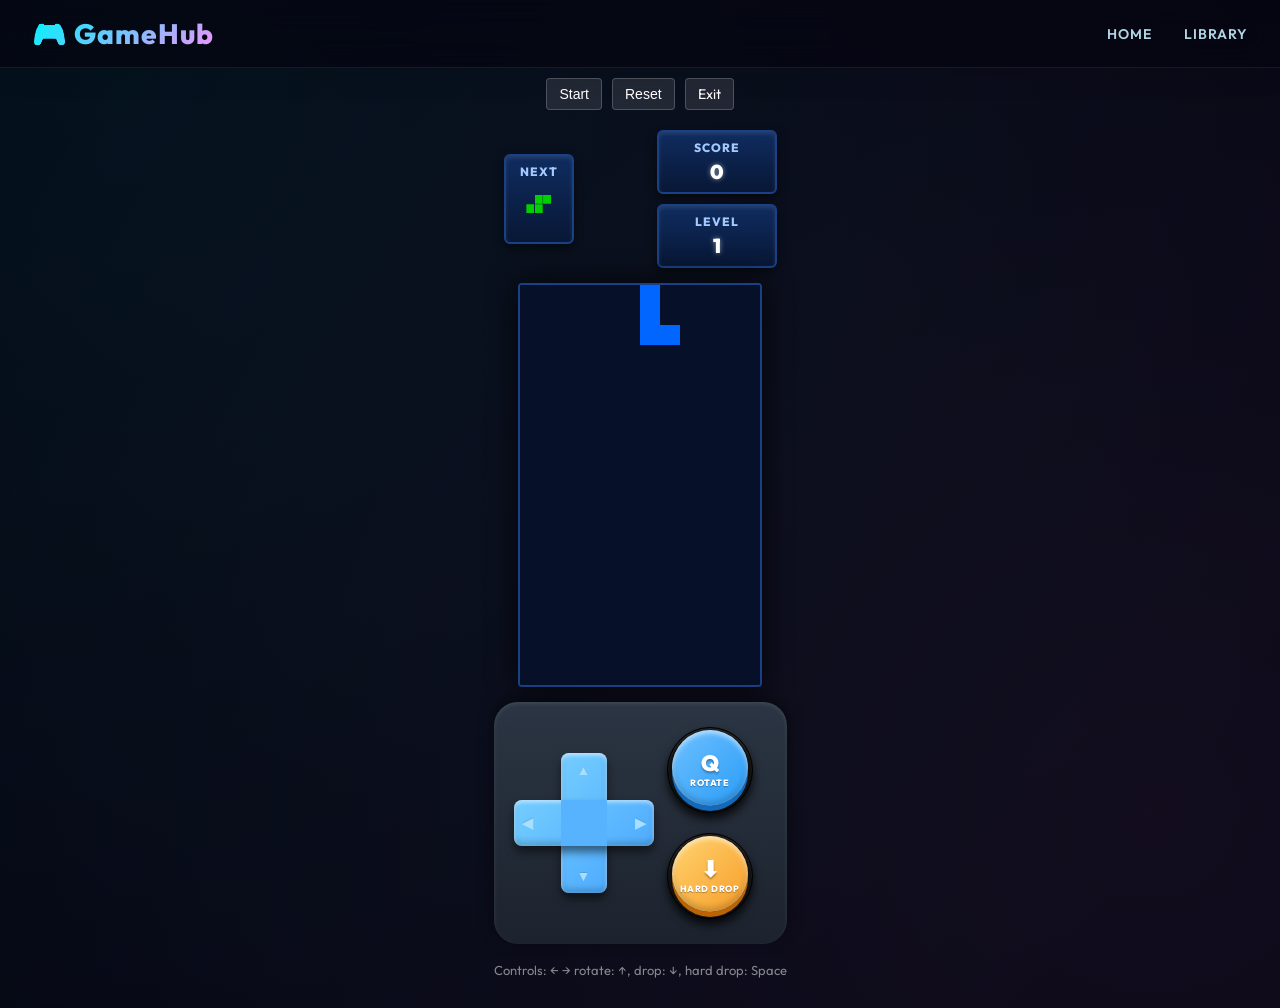
<file: html/tetris.html>
<!DOCTYPE html>
<html lang="en">
<head>
    <meta charset="utf-8">
    <meta name="viewport" content="width=device-width,initial-scale=1">
    <title>Tetris — GameHub</title>
    <link rel="stylesheet" href="../css/tetris.css">
    <link rel="stylesheet" href="../css/global.css">
</head>
<body>
    <header>
        <a class="logo" href="../index.html">🎮 GameHub</a>
        <nav>
            <a href="../index.html">Home</a>
            <a href="library.html">Library</a>
        </nav>
    </header>

    <main class="tetris-app">
        <div class="header-nav">
             <button id="startBtn" class="nav-btn">Start</button>
             <button id="resetBtn" class="nav-btn">Reset</button>
             <a class="nav-btn" href="../index.html">Exit</a>
        </div>

        <div class="top-hud">
            <div class="hud-box next-box">
                <div class="hud-title">NEXT</div>
                <div class="hud-val next-canvas-container">
                    <canvas id="nextCanvas" width="60" height="60"></canvas>
                </div>
            </div>
            
            <div class="stats-col">
                <div class="hud-box stat-box">
                    <div class="hud-title">SCORE</div>
                    <div class="hud-val" id="score">0</div>
                </div>
                <div class="hud-box stat-box">
                    <div class="hud-title">LEVEL</div>
                    <div class="hud-val" id="level">1</div>
                </div>
            </div>
        </div>
        
        <div class="game-area">
            <canvas id="tetris" width="240" height="400"></canvas>
        </div>
        
        <div class="arcade-panel">
            <div class="cross-dpad">
                <div class="dpad-vertical">
                    <div class="arrow arrow-up">▲</div>
                    <div class="arrow arrow-down">▼</div>
                </div>
                <div class="dpad-horizontal">
                    <div class="arrow arrow-left">◀</div>
                    <div class="arrow arrow-right">▶</div>
                </div>
                
                <!-- Invisible Touch Zones covering exactly the cross arms -->
                <div class="dir-btn dir-up" id="t-up"></div>
                <div class="dir-btn dir-right" id="t-right"></div>
                <div class="dir-btn dir-down" id="t-down"></div>
                <div class="dir-btn dir-left" id="t-left"></div>
            </div>
            
            <div class="action-buttons">
                <div class="arcade-btn rotate-btn" id="t-rot">
                    <div class="arcade-btn-inner">
                        <div class="arcade-content">
                            <span class="icon">Q</span>
                            <span class="label">ROTATE</span>
                        </div>
                    </div>
                </div>
                <div class="arcade-btn drop-btn" id="t-drop">
                    <div class="arcade-btn-inner">
                        <div class="arcade-content">
                            <span class="icon">⬇</span>
                            <span class="label">HARD DROP</span>
                        </div>
                    </div>
                </div>
            </div>
        </div>
        <p class="desktop-controls" style="margin-top:18px;">Controls: ← → rotate: ↑, drop: ↓, hard drop: Space</p>
    </main>

    <script src="../js/tetris.js"></script>
    <script src="../js/global.js"></script>
</body>
</html>
</file>
<file: css/index.css>
/* index.css */
main {
    max-width: 1200px;
    margin: 0 auto;
    padding: 0 20px;
}

/* Typography & Titles */
.glowing-text {
    background: linear-gradient(135deg, var(--neon-cyan), var(--neon-purple));
    -webkit-background-clip: text;
    -webkit-text-fill-color: transparent;
    text-shadow: 0 0 20px rgba(0, 242, 254, 0.4);
}
.section-title {
    text-align: center;
    font-size: 42px;
    font-weight: 800;
    margin: 80px 0 40px;
}

/* Badges & Buttons */
.badge {
    display: inline-block;
    padding: 8px 16px;
    background: rgba(14, 240, 122, 0.15);
    border: 1px solid var(--neon-green);
    color: var(--neon-green);
    border-radius: 20px;
    font-size: 14px;
    font-weight: 700;
    margin-bottom: 24px;
    box-shadow: 0 0 15px rgba(14, 240, 122, 0.3);
}

.primary-btn {
    background: linear-gradient(135deg, #00f2fe, #f093fb);
    color: #fff !important;
    border: none;
    box-shadow: 0 0 20px rgba(240, 147, 251, 0.5);
}
.primary-btn:hover {
    transform: translateY(-2px) scale(1.05);
    box-shadow: 0 0 30px rgba(0, 242, 254, 0.7);
}

.secondary-btn {
    background: rgba(255, 255, 255, 0.05);
    border: 1px solid var(--glass-border);
}
.secondary-btn:hover {
    background: rgba(255, 255, 255, 0.1);
    box-shadow: 0 0 15px rgba(255, 255, 255, 0.2);
}

.large-btn {
    font-size: 20px !important;
    padding: 16px 40px !important;
    margin-top: 20px;
}

/* Hero Section */
.hero {
    display: flex;
    align-items: center;
    justify-content: space-between;
    min-height: 85vh;
    gap: 40px;
    padding-top: 60px;
}
.hero-content {
    flex: 1;
    max-width: 640px;
}
.hero-title {
    font-size: 64px;
    font-weight: 900;
    line-height: 1.1;
    margin-bottom: 24px;
    color: #fff;
}
.hero-subtitle {
    font-size: 20px;
    color: var(--text-secondary);
    line-height: 1.6;
    margin-bottom: 40px;
}
.hero .cta-section {
    display: flex;
    gap: 20px;
}
.hero-graphic {
    flex: 1;
    display: flex;
    justify-content: center;
    position: relative;
}
.hero-graphic img {
    max-width: 100%;
    height: auto;
    border-radius: 20px;
    filter: drop-shadow(0 0 40px rgba(0, 242, 254, 0.3));
    animation: float 6s ease-in-out infinite;
}

@keyframes float {
    0% { transform: translateY(0px) rotate(0deg); }
    50% { transform: translateY(-20px) rotate(2deg); }
    100% { transform: translateY(0px) rotate(0deg); }
}

/* Features Grid */
.features-grid {
    display: grid;
    grid-template-columns: repeat(auto-fit, minmax(300px, 1fr));
    gap: 30px;
}
.feature-card {
    background: var(--glass-bg);
    border: 1px solid var(--glass-border);
    border-radius: 24px;
    padding: 40px 30px;
    text-align: center;
    backdrop-filter: blur(12px);
    transition: transform 0.3s ease, border-color 0.3s ease;
}
.feature-card:hover {
    transform: translateY(-10px);
    border-color: var(--neon-purple);
    box-shadow: 0 10px 30px rgba(240, 147, 251, 0.1);
}
.feature-icon {
    font-size: 48px;
    margin-bottom: 20px;
}
.feature-card h3 {
    font-size: 24px;
    margin-bottom: 15px;
    color: var(--text-primary);
}
.feature-card p {
    color: var(--text-secondary);
    line-height: 1.6;
}

/* Showcase Grid */
.showcase-grid {
    display: grid;
    grid-template-columns: repeat(auto-fit, minmax(300px, 1fr));
    gap: 30px;
    margin-bottom: 80px;
}
.showcase-card {
    position: relative;
    border-radius: 20px;
    overflow: hidden;
    display: block;
    aspect-ratio: 16/9;
    border: 1px solid var(--glass-border);
    transition: transform 0.3s ease;
}
.showcase-card:hover {
    transform: scale(1.03);
    border-color: var(--neon-cyan);
    box-shadow: 0 0 30px rgba(0, 242, 254, 0.3);
}
.showcase-card img {
    width: 100%;
    height: 100%;
    object-fit: cover;
    transition: filter 0.3s ease;
}
.showcase-card:hover img {
    filter: blur(3px) brightness(0.6);
}
.showcase-overlay {
    position: absolute;
    bottom: -100%;
    left: 0;
    width: 100%;
    padding: 30px;
    background: linear-gradient(to top, rgba(2, 6, 23, 0.95), transparent);
    color: #fff;
    transition: bottom 0.3s ease;
    display: flex;
    flex-direction: column;
}
.showcase-card:hover .showcase-overlay {
    bottom: 0;
}
.showcase-overlay h3 {
    font-size: 28px;
    font-weight: 800;
    margin-bottom: 10px;
    text-shadow: 0 0 10px var(--neon-cyan);
}
.showcase-overlay span {
    color: var(--neon-cyan);
    font-weight: 600;
    font-size: 16px;
    text-transform: uppercase;
    letter-spacing: 1px;
}

/* CTA Banner */
.cta-banner {
    background: var(--glass-bg);
    border: 1px solid var(--glass-border);
    border-radius: 24px;
    padding: 60px 40px;
    text-align: center;
    margin-bottom: 40px;
    position: relative;
    overflow: hidden;
}
.cta-banner::before {
    content: '';
    position: absolute;
    top: -50%; left: -50%;
    width: 200%; height: 200%;
    background: radial-gradient(circle at center, rgba(14, 240, 122, 0.1) 0%, transparent 50%);
    pointer-events: none;
}
.cta-banner h2 {
    font-size: 48px;
    font-weight: 800;
    margin-bottom: 20px;
    background: linear-gradient(135deg, var(--neon-cyan), var(--neon-green));
    -webkit-background-clip: text;
    -webkit-text-fill-color: transparent;
}
.cta-banner p {
    font-size: 20px;
    color: var(--text-secondary);
    margin-bottom: 30px;
}

/* Footer */
footer {
    border-top: 1px solid var(--glass-border);
    padding: 40px 0;
    text-align: center;
    color: var(--text-secondary);
    margin-top: 40px;
    background: rgba(0, 0, 0, 0.2);
}

/* Responsive */
@media (max-width: 960px) {
    .hero {
        flex-direction: column;
        text-align: center;
        padding-top: 40px;
    }
    .hero-title { font-size: 48px; }
    .hero .cta-section { justify-content: center; }
    .features-grid { grid-template-columns: 1fr; }
}

@media (max-width: 480px) {
    .hero-title { font-size: 36px; }
    .hero-subtitle { font-size: 16px; }
    .section-title { font-size: 32px; }
}
</file>
<file: css/global.css>
@import url('https://fonts.googleapis.com/css2?family=Outfit:wght@300;400;600;800&display=swap');

:root {
  --bg-deep: #050510;
  --glass-bg: rgba(20, 30, 60, 0.4);
  --glass-bg-hover: rgba(30, 40, 80, 0.6);
  --glass-border: rgba(255, 255, 255, 0.08);
  --glass-border-hover: rgba(0, 242, 254, 0.4);
  --glass-shadow: 0 8px 32px 0 rgba(0, 0, 0, 0.37);
  --neon-cyan: #00f2fe;
  --neon-purple: #4facfe;
  --neon-green: #0ef07a;
  --neon-magenta: #f093fb;
  --text-primary: #ffffff;
  --text-secondary: #b0d4e3;
  --font-main: 'Outfit', Inter, sans-serif;
}

* {
  box-sizing: border-box;
  margin: 0;
  padding: 0;
}

body {
  background: var(--bg-deep);
  color: var(--text-primary);
  font-family: var(--font-main);
  overflow-x: hidden;
  min-height: 100vh;
  display: flex;
  flex-direction: column;
}

body::before {
  content: '';
  position: fixed;
  top: -50%;
  left: -50%;
  width: 200%;
  height: 200%;
  background: radial-gradient(circle at 30% 30%, rgba(0,242,254,0.06) 0%, transparent 60%),
              radial-gradient(circle at 70% 70%, rgba(240,147,251,0.06) 0%, transparent 60%);
  pointer-events: none;
  animation: cosmicDrift 20s ease-in-out infinite alternate;
  z-index: -1;
}

@keyframes cosmicDrift {
  0% { transform: translate(0, 0) scale(1); }
  100% { transform: translate(-30px, 30px) scale(1.05); }
}

a {
  text-decoration: none;
  color: inherit;
  transition: all 0.3s ease;
}

header {
  background: rgba(5, 5, 16, 0.7);
  backdrop-filter: blur(16px);
  -webkit-backdrop-filter: blur(16px);
  padding: 16px 32px;
  display: flex;
  justify-content: space-between;
  align-items: center;
  border-bottom: 1px solid var(--glass-border);
  position: sticky;
  top: 0;
  z-index: 100;
  box-shadow: 0 4px 30px rgba(0, 0, 0, 0.1);
}

.logo {
  font-size: 28px;
  font-weight: 800;
  background: linear-gradient(135deg, var(--neon-cyan), var(--neon-magenta));
  -webkit-background-clip: text;
  -webkit-text-fill-color: transparent;
  background-clip: text;
  letter-spacing: 1px;
}

nav {
  display: flex;
  gap: 32px;
  align-items: center;
  flex-wrap: wrap;
}

nav a {
  color: var(--text-secondary);
  font-weight: 600;
  text-transform: uppercase;
  letter-spacing: 1px;
  font-size: 14px;
}

nav a:hover {
  color: var(--neon-cyan);
  text-shadow: 0 0 12px rgba(0, 242, 254, 0.6);
}

#userSection {
  display: flex;
  gap: 16px;
  align-items: center;
  color: var(--text-secondary);
}

#userSection strong {
  color: var(--neon-cyan);
}

.auth-link {
  color: var(--neon-cyan);
  padding: 8px 16px;
  border-radius: 8px;
  border: 1px solid rgba(0, 242, 254, 0.4);
  font-weight: 600;
  text-transform: uppercase;
  font-size: 12px;
  letter-spacing: 1px;
}

.auth-link:hover {
  background: rgba(0, 242, 254, 0.1);
  border-color: var(--neon-cyan);
  box-shadow: 0 0 15px rgba(0, 242, 254, 0.3);
}

.btn-logout {
  background: rgba(255, 107, 107, 0.1);
  border: 1px solid rgba(255, 107, 107, 0.4);
  color: #ff6b6b;
  padding: 8px 16px;
  border-radius: 8px;
  cursor: pointer;
  font-weight: 600;
  text-transform: uppercase;
  font-size: 12px;
  letter-spacing: 1px;
  transition: all 0.3s;
}

.btn-logout:hover {
  background: rgba(255, 107, 107, 0.2);
  border-color: #ff6b6b;
  box-shadow: 0 0 15px rgba(255, 107, 107, 0.3);
}

.btn {
  display: inline-block;
  background: linear-gradient(135deg, var(--neon-cyan), var(--neon-purple));
  color: #000;
  padding: 12px 28px;
  border-radius: 12px;
  border: none;
  cursor: pointer;
  font-weight: 800;
  font-size: 16px;
  transition: all 0.4s cubic-bezier(0.175, 0.885, 0.32, 1.275);
  box-shadow: 0 4px 15px rgba(0, 242, 254, 0.3);
  text-transform: uppercase;
  letter-spacing: 1px;
}

.btn:hover {
  transform: translateY(-3px) scale(1.02);
  box-shadow: 0 8px 25px rgba(0, 242, 254, 0.6);
  color: #fff;
}

.container {
  padding: 60px 32px;
  max-width: 1200px;
  margin: 0 auto;
  width: 100%;
}

h1, h2 {
  font-weight: 800;
  letter-spacing: -0.5px;
}

.glass-panel {
  background: var(--glass-bg);
  border: 1px solid var(--glass-border);
  border-radius: 16px;
  backdrop-filter: blur(12px);
  -webkit-backdrop-filter: blur(12px);
  box-shadow: var(--glass-shadow);
}

.fade-in-up {
    animation: fadeInUp 0.6s ease-out forwards;
}

/* --- CUSTOM ALERTS / TOASTS --- */
.custom-toast {
    position: fixed;
    bottom: 40px;
    left: 50%;
    transform: translateX(-50%) translateY(100px);
    background: rgba(2, 6, 23, 0.85);
    border: 1px solid var(--neon-cyan);
    color: #fff;
    padding: 18px 36px;
    border-radius: 12px;
    box-shadow: 0 10px 40px rgba(0, 242, 254, 0.25);
    z-index: 999999;
    opacity: 0;
    transition: all 0.4s cubic-bezier(0.68, -0.55, 0.265, 1.55);
    font-weight: 600;
    font-size: 16px;
    text-align: center;
    backdrop-filter: blur(12px);
    pointer-events: none;
}

.custom-toast.show {
    transform: translateX(-50%) translateY(0);
    opacity: 1;
}

@keyframes fadeInUp {
  from { opacity: 0; transform: translateY(20px); }
  to { opacity: 1; transform: translateY(0); }
}

@media (max-width: 600px) {
  header {
    padding: 16px;
    flex-direction: column;
    gap: 16px;
  }
  nav {
    gap: 16px;
    justify-content: center;
    flex-wrap: wrap;
  }
}

/* --- MOBILE CONTROLS --- */
.mobile-controls {
  display: none;
  width: 100%;
  max-width: 400px;
  margin: 16px auto 0;
  justify-content: space-between;
  align-items: center;
  padding: 0 16px;
  user-select: none;
  -webkit-touch-callout: none;
  -webkit-user-select: none;
  touch-action: manipulation;
}

.mobile-controls.centered {
  justify-content: center;
}

.d-pad {
  display: grid;
  gap: 8px;
  grid-template-columns: repeat(3, 50px);
  grid-template-rows: repeat(3, 50px);
}

.action-btns {
  display: flex;
  gap: 12px;
}

.btn-touch {
  background: var(--glass-bg);
  border: 2px solid var(--neon-cyan);
  border-radius: 50%;
  color: var(--neon-cyan);
  font-size: 24px;
  display: flex;
  align-items: center;
  justify-content: center;
  cursor: pointer;
  box-shadow: 0 0 10px rgba(0, 242, 254, 0.2);
  transition: all 0.1s;
}

.btn-touch:active, .btn-touch.active-touch {
  background: rgba(0, 242, 254, 0.3);
  box-shadow: 0 0 20px rgba(0, 242, 254, 0.6);
  transform: scale(0.92);
}

.d-up { grid-column: 2; grid-row: 1; }
.d-left { grid-column: 1; grid-row: 2; }
.d-right { grid-column: 3; grid-row: 2; }
.d-down { grid-column: 2; grid-row: 3; }

.action-btns .btn-touch {
  width: 60px;
  height: 60px;
  border-color: var(--neon-magenta);
  color: var(--neon-magenta);
  box-shadow: 0 0 10px rgba(240, 147, 251, 0.2);
}

.action-btns .btn-touch:active, .action-btns .btn-touch.active-touch {
  background: rgba(240, 147, 251, 0.3);
  box-shadow: 0 0 20px rgba(240, 147, 251, 0.6);
}

/* Ensure canvases don't break viewport on mobile */
canvas {
  max-width: 100%;
  height: auto;
}

@media (max-width: 768px) {
  .mobile-controls {
    display: flex;
  }
}
</file>
<file: css/auth.css>
/* auth.css - Polished */
.auth-container {
  flex: 1;
  display: flex;
  align-items: center;
  justify-content: center;
  padding: 60px 24px;
}

.auth-box {
  width: 100%;
  max-width: 440px;
  background: var(--glass-bg);
  border: 1px solid var(--glass-border);
  border-radius: 20px;
  padding: 48px 40px;
  backdrop-filter: blur(16px);
  -webkit-backdrop-filter: blur(16px);
  box-shadow: 0 15px 35px rgba(0, 0, 0, 0.5), 0 0 20px rgba(0, 242, 254, 0.1) inset;
  position: relative;
  overflow: hidden;
}

.auth-box::before {
  content: '';
  position: absolute;
  top: 0; left: 0; right: 0; height: 3px;
  background: linear-gradient(90deg, var(--neon-cyan), var(--neon-magenta));
}

.auth-box h1 {
  font-size: 36px;
  margin-bottom: 12px;
  text-align: center;
  background: linear-gradient(135deg, var(--neon-cyan), var(--text-primary));
  -webkit-background-clip: text;
  -webkit-text-fill-color: transparent;
  background-clip: text;
}

.auth-box p {
  color: var(--text-secondary);
  margin-bottom: 36px;
  text-align: center;
  font-size: 15px;
}

.form-group {
  margin-bottom: 24px;
}

.form-group label {
  display: block;
  margin-bottom: 8px;
  color: var(--neon-cyan);
  font-weight: 600;
  font-size: 14px;
  letter-spacing: 0.5px;
  text-transform: uppercase;
}

.form-group input {
  width: 100%;
  padding: 14px 16px;
  background: rgba(0, 0, 0, 0.2);
  border: 1px solid var(--glass-border);
  border-radius: 12px;
  color: var(--text-primary);
  font-size: 15px;
  transition: all 0.3s;
  font-family: inherit;
}

.form-group input:focus {
  outline: none;
  border-color: var(--neon-cyan);
  background: rgba(0, 242, 254, 0.05);
  box-shadow: 0 0 15px rgba(0, 242, 254, 0.2);
}

.form-group input::placeholder {
  color: rgba(176, 212, 227, 0.5);
}

.auth-box .btn {
  width: 100%;
  margin-top: 12px;
  padding: 14px;
}

/* Original auth.css had .auth-link as the bottom footer text container. 
   We renamed it locally here to avoid conflict, but since HTML still has .auth-link, 
   we just use a more specific selector */
.auth-box .auth-link {
  text-align: center;
  margin-top: 32px;
  color: var(--text-secondary);
  font-size: 14px;
  border: none;
  padding: 0;
}

.auth-box .auth-link a {
  color: var(--neon-magenta);
  text-decoration: none;
  font-weight: 600;
  transition: all 0.3s;
  padding: 0;
  border: none;
}

.auth-box .auth-link a:hover {
  text-shadow: 0 0 12px rgba(240, 147, 251, 0.6);
  background: none;
}

@media (max-width: 600px) {
  .auth-box {
    padding: 32px 24px;
  }
}
</file>
<file: css/flappy.css>
/* flappy.css - Polished */
h1 {
  background: linear-gradient(135deg, #f1c40f, #e67e22);
  -webkit-background-clip: text;
  -webkit-text-fill-color: transparent;
  background-clip: text;
  margin-top: 40px;
  margin-bottom: 24px;
  font-size: 36px;
  text-align: center;
}

#game {
  background: linear-gradient(to bottom, #70c5ce, #32a3a8);
  border: 3px solid #f1c40f;
  border-radius: 16px;
  max-width: 320px;
  width: 100%;
  height: auto;
  box-shadow: 0 0 30px rgba(241, 196, 15, 0.3), 0 10px 30px rgba(0, 0, 0, 0.5);
  display: block;
  margin: 0 auto;
  touch-action: none;
  align-self: center;
  aspect-ratio: 2 / 3;
}

.controls {
  margin-top: 32px;
  display: flex;
  gap: 16px;
  align-items: center;
  flex-wrap: wrap;
  justify-content: center;
}

.info {
  margin-top: 24px;
  color: #f1c40f;
  font-size: 18px;
  font-weight: 600;
  text-align: center;
  letter-spacing: 0.5px;
}

a.home {
  color: var(--text-primary);
  text-decoration: none;
  padding: 12px 24px;
  border-radius: 12px;
  background: var(--glass-bg);
  border: 1px solid var(--glass-border);
  display: inline-block;
  transition: all 0.3s;
  font-weight: 600;
  text-transform: uppercase;
  letter-spacing: 1px;
}

a.home:hover {
  background: rgba(255, 255, 255, 0.05);
  border-color: #f1c40f;
  box-shadow: 0 0 20px rgba(241, 196, 15, 0.3);
  transform: translateY(-2px);
}

@media (max-width: 600px) {
  h1 { font-size: 28px; }
  .controls { gap: 12px; }
}
</file>
<file: css/leaderboard.css>
/* leaderboard.css - Polished */
.board {
  width: 100%;
  border-collapse: separate;
  border-spacing: 0;
  border-radius: 16px;
  overflow: hidden;
  background: var(--glass-bg);
  border: 1px solid var(--glass-border);
  backdrop-filter: blur(12px);
  -webkit-backdrop-filter: blur(12px);
  box-shadow: var(--glass-shadow);
  margin-top: 24px;
}

.board th {
  background: rgba(0, 242, 254, 0.1);
  padding: 20px;
  text-align: left;
  color: var(--neon-cyan);
  font-weight: 800;
  border-bottom: 1px solid rgba(0, 242, 254, 0.3);
  text-transform: uppercase;
  letter-spacing: 1px;
}

.board td {
  padding: 16px 20px;
  border-bottom: 1px solid rgba(255, 255, 255, 0.05);
  color: var(--text-secondary);
  font-size: 16px;
  transition: all 0.3s;
}

.board tr {
  transition: all 0.3s;
}

.board tr:last-child td {
  border-bottom: none;
}

.board tr:hover {
  background: rgba(0, 242, 254, 0.05);
  transform: scale(1.01);
  box-shadow: 0 4px 15px rgba(0, 0, 0, 0.2);
}

.board tr:hover td {
  color: var(--text-primary);
}

.rank {
  color: var(--neon-magenta);
  font-weight: 800;
  font-size: 18px;
}

.game {
  color: var(--neon-green);
  font-weight: 700;
}

.score {
  color: var(--neon-cyan);
  font-weight: 800;
  font-family: monospace;
  font-size: 18px;
}

#adminSection {
  display: inline-flex;
  align-items: center;
  gap: 12px;
  margin: 0 16px 0 0;
}

@media (max-width: 600px) {
  .board th, .board td {
    padding: 12px 10px;
    font-size: 14px;
  }
  .rank, .score {
    font-size: 14px;
  }
  .board {
    display: block;
    overflow-x: auto;
    white-space: nowrap;
  }
}
</file>
<file: css/library.css>
/* library.css - Polished */
.games-grid {
  display: grid;
  grid-template-columns: repeat(auto-fill, minmax(260px, 1fr));
  gap: 32px;
  margin-top: 24px;
}

.game-card {
  background: var(--glass-bg);
  border: 1px solid var(--glass-border);
  border-radius: 16px;
  padding: 24px;
  transition: all 0.4s cubic-bezier(0.175, 0.885, 0.32, 1.275);
  cursor: pointer;
  backdrop-filter: blur(12px);
  -webkit-backdrop-filter: blur(12px);
  position: relative;
  overflow: hidden;
}

.game-card::after {
  content: '';
  position: absolute;
  top: 0; left: 0; right: 0; bottom: 0;
  border-radius: 16px;
  border: 2px solid transparent;
  background: linear-gradient(135deg, var(--neon-cyan), var(--neon-purple)) border-box;
  -webkit-mask: linear-gradient(#fff 0 0) padding-box, linear-gradient(#fff 0 0);
  -webkit-mask-composite: xor;
  mask-composite: exclude;
  opacity: 0;
  transition: opacity 0.4s ease;
  pointer-events: none;
}

.game-card:hover {
  transform: translateY(-10px) scale(1.02);
  box-shadow: 0 15px 35px rgba(0, 0, 0, 0.4), 0 0 25px rgba(0, 242, 254, 0.2);
}

.game-card:hover::after {
  opacity: 1;
}

.game-image {
  height: 180px;
  background: rgba(0, 0, 0, 0.3);
  display: flex;
  align-items: center;
  justify-content: center;
  border-radius: 12px;
  margin-bottom: 20px;
  border: 1px solid var(--glass-border);
  position: relative;
  overflow: hidden;
}

.game-image img {
  width: 100%;
  height: 100%;
  object-fit: cover;
  transition: transform 0.5s ease;
}

.game-card:hover .game-image img {
  transform: scale(1.1);
}

.game-title {
  font-size: 22px;
  font-weight: 800;
  margin-bottom: 10px;
  color: var(--text-primary);
  letter-spacing: 0.5px;
}

.game-desc {
  font-size: 15px;
  color: var(--text-secondary);
  margin-bottom: 20px;
  line-height: 1.5;
}

.game-card .btn {
  width: 100%;
  text-align: center;
}

@media (max-width: 600px) {
  .games-grid {
    grid-template-columns: 1fr;
    gap: 20px;
  }
}
</file>
<file: css/snake.css>
/* snake.css - Polished */
h1 {
  background: linear-gradient(135deg, var(--neon-cyan), var(--neon-green));
  -webkit-background-clip: text;
  -webkit-text-fill-color: transparent;
  background-clip: text;
  margin-top: 40px;
  margin-bottom: 24px;
  font-size: 36px;
  text-align: center;
}

#game {
  background: rgba(10, 15, 30, 0.9);
  border: 2px solid var(--neon-green);
  border-radius: 12px;
  max-width: 400px;
  width: 100%;
  height: auto;
  box-shadow: 0 0 30px rgba(14, 240, 122, 0.2), 0 0 50px rgba(14, 240, 122, 0.1) inset;
  backdrop-filter: blur(8px);
  -webkit-backdrop-filter: blur(8px);
  display: block;
  margin: 0 auto;
  align-self: center;
  aspect-ratio: 1 / 1;
}

.controls {
  margin-top: 32px;
  display: flex;
  gap: 16px;
  align-items: center;
  flex-wrap: wrap;
  justify-content: center;
}

.info {
  margin-top: 24px;
  color: var(--neon-cyan);
  font-size: 18px;
  font-weight: 600;
  text-align: center;
  letter-spacing: 0.5px;
}

a.home {
  color: var(--text-primary);
  text-decoration: none;
  padding: 12px 24px;
  border-radius: 12px;
  background: var(--glass-bg);
  border: 1px solid var(--glass-border);
  display: inline-block;
  transition: all 0.3s;
  font-weight: 600;
  text-transform: uppercase;
  letter-spacing: 1px;
}

a.home:hover {
  background: rgba(255, 255, 255, 0.05);
  border-color: var(--neon-magenta);
  box-shadow: 0 0 20px rgba(240, 147, 251, 0.3);
  transform: translateY(-2px);
}

@media (max-width: 600px) {
  h1 { font-size: 28px; }
  .controls { gap: 12px; }
}
</file>
<file: css/tetris.css>
/* tetris.css - Skeuomorphic Premium Rebuild */
body {
  background: radial-gradient(circle at 50% 50%, #0c2049, #030814);
  color: white;
  margin: 0;
  padding: 0;
  font-family: 'Outfit', sans-serif;
  min-height: 100vh;
  touch-action: pan-y;
}

.tetris-app {
  max-width: 500px;
  margin: 0 auto;
  min-height: 100vh;
  display: flex;
  flex-direction: column;
  padding: 10px;
  box-sizing: border-box;
}

.header-nav {
  display: flex;
  justify-content: center;
  gap: 10px;
  margin-bottom: 20px;
}

.nav-btn {
  background: rgba(255,255,255,0.1);
  border: 1px solid rgba(255,255,255,0.2);
  color: white;
  padding: 6px 12px;
  border-radius: 4px;
  text-decoration: none;
  font-size: 14px;
  cursor: pointer;
}

.top-hud {
  display: flex;
  justify-content: space-between;
  align-items: center;
  padding: 0 10px;
  margin-bottom: 15px;
}

.hud-box {
  background: linear-gradient(180deg, #0f2c60, #081735);
  border: 2px solid #1a4185;
  border-radius: 6px;
  box-shadow: 0 4px 10px rgba(0,0,0,0.5), inset 0 2px 4px rgba(255,255,255,0.1);
  padding: 8px 15px;
  text-align: center;
}

.next-box {
  width: 70px;
  height: 90px;
  display: flex;
  flex-direction: column;
  justify-content: space-between;
  align-items: center;
}

.stats-col {
  display: flex;
  flex-direction: column;
  gap: 10px;
}

.stat-box {
  width: 120px;
}

.hud-title {
  color: #a3c9ff;
  font-size: 12px;
  font-weight: 800;
  letter-spacing: 1px;
}

.hud-val {
  color: white;
  font-size: 20px;
  font-weight: 900;
  text-shadow: 0 0 5px rgba(255,255,255,0.5);
  margin-top: 4px;
}

#nextCanvas {
  background: transparent;
  box-shadow: none;
  border: none;
  width: 40px;
  height: 40px;
  margin: 0 auto;
}

.game-area {
  display: flex;
  justify-content: center;
  margin-bottom: 15px;
}

canvas#tetris {
  background: rgba(4, 9, 24, 0.9);
  border: 2px solid #1a4185;
  border-radius: 4px;
  image-rendering: pixelated;
  box-shadow: 0 0 30px rgba(0,0,0,0.8);
  /* The native swipe touch-action block logic must remain on canvas */
  touch-action: none;
  -webkit-touch-callout: none;
  max-width: 100%;
}

.arcade-panel {
  background: linear-gradient(180deg, #2b3543, #1c232e);
  border-radius: 24px;
  padding: 25px 20px;
  box-shadow: inset 0 2px 4px rgba(255,255,255,0.1), 0 -4px 15px rgba(0,0,0,0.5);
  display: flex;
  justify-content: space-between;
  align-items: center;
  position: relative;
  flex: 1;
}

/* CROSS D-PAD */
.cross-dpad {
  position: relative;
  width: 140px;
  height: 140px;
}

.dpad-vertical,
.dpad-horizontal {
  background: linear-gradient(135deg, #74cdff, #4facfe);
  box-shadow: inset 0 2px 4px rgba(255,255,255,0.6), inset 0 -4px 6px rgba(0,0,0,0.2), 0 6px 8px rgba(0,0,0,0.5);
  border-radius: 8px;
  position: absolute;
}

.dpad-vertical {
  width: 46px;
  height: 140px;
  left: 47px;
  top: 0;
  display: flex;
  flex-direction: column;
  justify-content: space-between;
  align-items: center;
  padding: 8px 0;
  box-sizing: border-box;
}

.dpad-horizontal {
  width: 140px;
  height: 46px;
  top: 47px;
  left: 0;
  display: flex;
  justify-content: space-between;
  align-items: center;
  padding: 0 8px;
  box-sizing: border-box;
}

/* Clear the center crossover double-shadow via a center patch */
.cross-dpad::after {
  content: '';
  position: absolute;
  top: 47px;
  left: 47px;
  width: 46px;
  height: 46px;
  background: #57b3fe; /* matches middle gradient */
  box-shadow: none;
}

.arrow {
  color: #a8dfff;
  font-size: 14px;
  font-weight: 900;
  z-index: 2;
  text-shadow: 0 -1px 0 rgba(0,0,0,0.1);
  pointer-events: none;
}

.dir-btn {
  position: absolute;
  width: 46px;
  height: 46px;
  z-index: 10;
  border-radius: 8px;
  cursor: pointer;
  /* Make them strictly invisible touch overlays */
  background: transparent;
  -webkit-tap-highlight-color: transparent;
}
.dir-btn:active {
  background: rgba(0, 0, 0, 0.15);
  box-shadow: inset 0 4px 6px rgba(0,0,0,0.4);
}

.dir-up { top: 0; left: 47px; }
.dir-down { bottom: 0; left: 47px; }
.dir-left { top: 47px; left: 0; }
.dir-right { top: 47px; right: 0; }

/* ACTION BUTTONS */
.action-buttons {
  display: flex;
  flex-direction: column;
  gap: 20px;
  width: 100px;
}

.arcade-btn {
  width: 86px;
  height: 86px;
  border-radius: 50%;
  background: #111; /* dark physical base base */
  box-shadow: 0 6px 10px rgba(0,0,0,0.8), inset 0 2px 2px rgba(255,255,255,0.1);
  position: relative;
  border: 1px solid #000;
}

.arcade-btn-inner {
  position: absolute;
  top: 2px;
  left: 4px;
  width: 76px;
  height: 76px;
  border-radius: 50%;
  box-shadow: inset 0 3px 5px rgba(255,255,255,0.6), inset 0 -4px 6px rgba(0,0,0,0.2), 0 5px 0px #0b5fb3;
  display: flex;
  align-items: center;
  justify-content: center;
  transition: all 0.05s ease;
  cursor: pointer;
  -webkit-tap-highlight-color: transparent;
}

.rotate-btn .arcade-btn-inner {
  background: linear-gradient(135deg, #6ec0ff, #299cf7);
  box-shadow: inset 0 3px 5px rgba(255,255,255,0.6), inset 0 -4px 6px rgba(0,0,0,0.2), 0 5px 0px #136abc;
}

.drop-btn .arcade-btn-inner {
  background: linear-gradient(135deg, #ffd36f, #f79d29);
  box-shadow: inset 0 3px 5px rgba(255,255,255,0.6), inset 0 -4px 6px rgba(0,0,0,0.2), 0 5px 0px #ba6405;
}

.arcade-btn:active .arcade-btn-inner, 
.arcade-btn.active-touch .arcade-btn-inner {
  top: 7px;
  box-shadow: inset 0 3px 5px rgba(255,255,255,0.6), inset 0 -4px 6px rgba(0,0,0,0.2), 0 0px 0px transparent;
}

.arcade-content {
  display: flex;
  flex-direction: column;
  justify-content: center;
  align-items: center;
  pointer-events: none;
}

.arcade-btn .icon {
  font-size: 22px;
  font-weight: 900;
  color: white;
  text-shadow: 0 2px 2px rgba(0,0,0,0.3);
}

.arcade-btn .label {
  font-size: 9px;
  font-weight: 800;
  color: white;
  text-shadow: 0 1px 1px rgba(0,0,0,0.3);
  letter-spacing: 0.5px;
}

.desktop-controls {
  text-align: center; 
  font-size: 13px; 
  color: rgba(255,255,255,0.5);
  margin-bottom: 20px;
}

@media (max-width: 600px) {
  .tetris-app { padding: 5px; }
  canvas#tetris { max-height: calc(100vh - 350px); width: auto; object-fit: contain; }
  .cross-dpad { transform: scale(0.9); transform-origin: left center; }
  .action-buttons { transform: scale(0.9); transform-origin: right center; }
}
</file>
